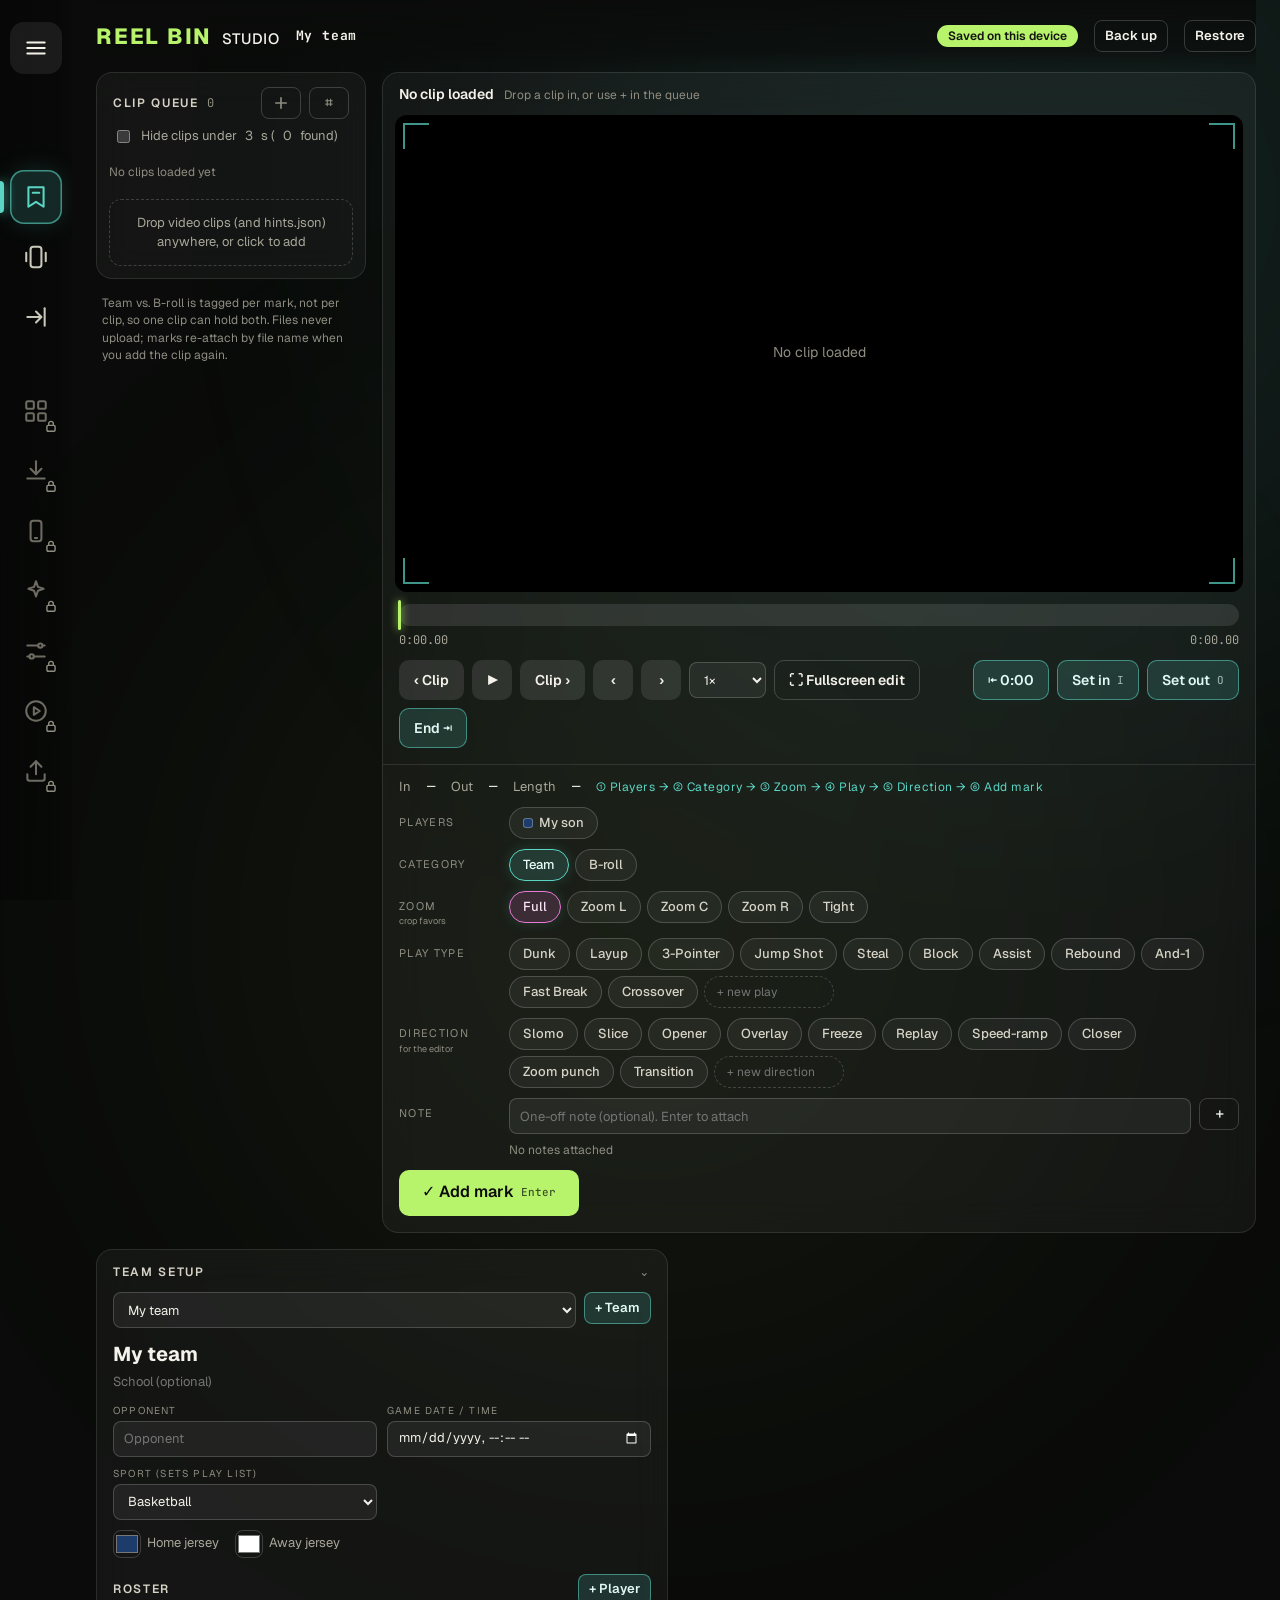
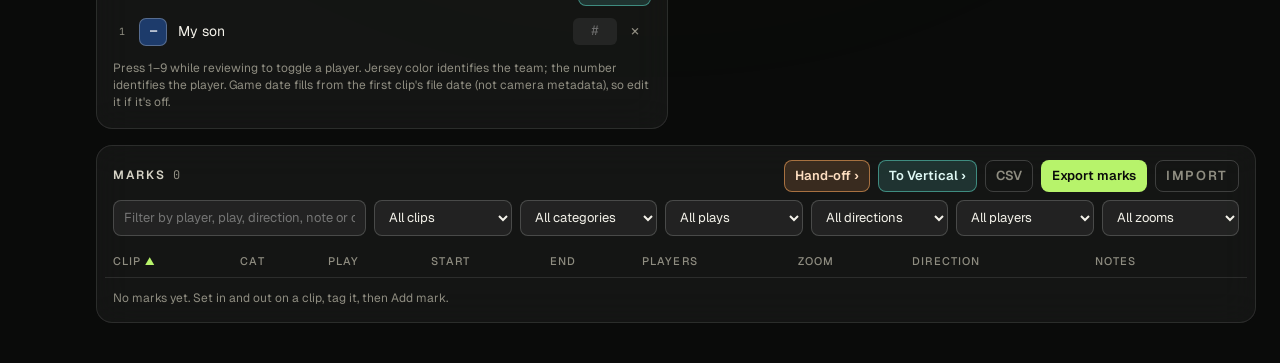
<file: index.html>
<!doctype html>
<html lang="en">
<head>
<meta charset="utf-8">
<meta name="viewport" content="width=device-width,initial-scale=1,viewport-fit=cover">
<title>Reel Bin Studio</title>
<meta name="description" content="Mark basketball highlights by player and turn wide clips into vertical 9:16 reels. Video stays on your device.">
<meta name="theme-color" content="#0A0B0A">
<link rel="manifest" href="manifest.webmanifest">
<link rel="icon" href="icons/icon-192.png">
<link rel="apple-touch-icon" href="icons/apple-touch-icon.png">
<meta name="apple-mobile-web-app-capable" content="yes">
<meta name="apple-mobile-web-app-status-bar-style" content="black-translucent">
<meta name="apple-mobile-web-app-title" content="Reel Bin">
<link rel="preconnect" href="https://fonts.googleapis.com">
<link rel="preconnect" href="https://fonts.gstatic.com" crossorigin>
<link rel="stylesheet" href="https://fonts.googleapis.com/css2?family=Geist:wght@400;500;600;700;800&family=JetBrains+Mono:wght@400;500&display=swap">
<link rel="stylesheet" href="css/studio.css">
</head>
<body>
<div class="glow"></div><div class="glow2"></div>

<!-- ============ Icon rail / spring drawer ============ -->
<nav class="rail" id="rail" aria-label="Steps">
  <div class="rbg"></div><div class="rbg2"></div>
  <div class="rtop">
    <button class="mn" id="railToggle" aria-label="Open steps" aria-expanded="false">
      <svg class="ico-menu" viewBox="0 0 24 24"><path d="M4 7h16M4 12h16M4 17h16"/></svg>
      <svg class="ico-close" viewBox="0 0 24 24"><path d="M6 6l12 12M18 6 6 18"/></svg>
    </button>
    <div class="rhud"><span class="h1 mono">REEL BIN STUDIO</span><span class="h2 mono" id="railJob">NO CLIPS YET</span><span class="ticks" id="railTicks"></span></div>
  </div>
  <div class="items" id="railItems"></div>
  <div class="rfoot"></div>
</nav>
<button class="scrim" id="scrim" aria-label="Close steps drawer" tabindex="-1"></button>
<div class="dhint" id="dhint">Pick the next step, or click anywhere / press Esc to keep working</div>

<main class="workspace" id="workspace">
  <header class="top">
    <div class="wm">REEL BIN<span>STUDIO</span></div>
    <div class="game mono" id="gameLine"></div>
    <span class="sp"></span>
    <span class="chip k-lime" id="saveChip" title="Rosters, tags and marks are saved in this browser. Video files never leave your device.">Saved on this device</span>
    <button class="btn sm ghost" id="backupBtn" title="Download a full backup (teams, tag libraries, marks) as JSON">Back up</button>
    <label class="btn sm ghost" for="restoreInput" title="Restore a backup or import a marks JSON/CSV">Restore</label>
    <input id="restoreInput" type="file" accept=".json,.csv,application/json,text/csv" hidden>
  </header>

  <!-- ===================== REEL MARKER ===================== -->
  <section class="view on" id="view-marker" aria-label="Reel Marker">
    <div class="mk">
      <!-- clip queue -->
      <div class="col side-l">
        <div class="gp">
          <div class="ph"><b>Clip queue</b><span class="mono" id="queueCount">0</span><span class="sp"></span>
            <label class="btn sm icon ghost" for="clipInput" title="Add video files">
              <svg viewBox="0 0 24 24" width="18" height="18" fill="none" stroke="currentColor" stroke-width="2.2" stroke-linecap="round"><path d="M12 5v14M5 12h14"/></svg></label>
            <label class="btn sm icon ghost" for="hintsInput" title="Load scene-detect hints.json">⌗</label>
          </div>
          <input id="clipInput" type="file" accept="video/*" multiple hidden>
          <input id="hintsInput" type="file" accept=".json" multiple hidden>
          <label class="tgl"><input type="checkbox" id="hideShortToggle"> Hide clips under <span id="shortThresholdLabel">3</span>s (<span id="shortCount">0</span> found)</label>
          <div class="cl" id="clipList"></div>
          <label class="dropzone" for="clipInput">Drop video clips (and hints.json) anywhere, or click to add</label>
        </div>
        <p class="hint" style="padding:0 6px">Team vs. B-roll is tagged per mark, not per clip, so one clip can hold both. Files never upload; marks re-attach by file name when you add the clip again.</p>
      </div>

      <!-- player + builder -->
      <div class="col">
        <div class="gp">
          <div class="ptitle" id="clipTitle"><b>No clip loaded</b><small>Drop a clip in, or use + in the queue</small></div>
          <div class="stage" id="stage">
            <video id="video" playsinline preload="metadata"></video>
            <div class="empty" id="stageEmpty">No clip loaded</div>
            <div class="hb"></div>
            <!-- Fullscreen HUD -->
            <div class="fs" id="fsHud">
              <div class="fs-top fade">
                <div class="fs-title" id="fsClipName">No clip</div>
                <span class="fs-count" id="fsCount">0 / 0</span>
                <button class="fs-pill" id="fsStripToggle" title="Show all clips (C)">Clips ▾</button>
                <button class="fs-pill exit" id="fsExitBtn" title="Exit fullscreen (Esc)">✕ Exit</button>
              </div>
              <button class="fs-edge l fade" id="fsPrevEdge" title="Previous clip (↑ or P)" aria-label="Previous clip"><svg viewBox="0 0 24 24"><path d="m15 5-7 7 7 7"/></svg><small>PREV</small></button>
              <button class="fs-edge r fade" id="fsNextEdge" title="Next clip (↓ or N)" aria-label="Next clip"><svg viewBox="0 0 24 24"><path d="m9 5 7 7-7 7"/></svg><small>NEXT</small></button>
              <div class="fs-toast" id="fsToast"></div>
              <div class="fs-bot fade">
                <div class="fs-strip" id="fsStrip"></div>
                <div class="fs-scrub" id="fsScrub"><div class="rng" id="fsRng" hidden></div><div class="fill" id="fsFill"></div><div class="head" id="fsHead"></div></div>
                <div class="fs-row">
                  <button class="fs-btn" id="fsPrevBtn" title="Previous clip (↑)">‹ Clip</button>
                  <button class="fs-btn" id="fsPlayBtn" title="Play/pause (Space)" style="min-width:52px">▶</button>
                  <button class="fs-btn" id="fsNextBtn" title="Next clip (↓)">Clip ›</button>
                  <button class="fs-btn" id="fsBackBtn" title="Back one frame (←)">‹ fr</button>
                  <button class="fs-btn" id="fsFwdBtn" title="Forward one frame (→)">fr ›</button>
                  <button class="fs-btn teal" id="fsInZeroBtn" title="In at 0:00">⇤</button>
                  <button class="fs-btn teal" id="fsMarkInBtn" title="Set in (I)">In</button>
                  <button class="fs-btn teal" id="fsMarkOutBtn" title="Set out (O)">Out</button>
                  <button class="fs-btn teal" id="fsOutEndBtn" title="Out at end">⇥</button>
                  <button class="fs-btn" id="fsTrayToggle" title="Tag this mark (T)">Tag ▾</button>
                  <label class="fs-btn" title="Auto-play the next clip when you switch"><input type="checkbox" id="fsAutoplay"> Auto-play</label>
                  <span class="sp"></span>
                  <span class="fs-read">In <b id="fsPendingIn">—</b> · Out <b id="fsPendingOut">—</b></span>
                </div>
                <div class="fs-tray" id="fsTray">
                  <span class="lbl">Player(s)</span><div class="chips rosterChips"></div>
                  <span class="lbl">Category &amp; zoom</span>
                  <div class="chips"><span class="chips categoryChips"></span><span style="width:1px;height:22px;background:rgba(255,255,255,.2)"></span><span class="chips zoomChips"></span></div>
                  <span class="lbl">Play type</span><div class="chips playChips"></div>
                  <span class="lbl">Direction</span><div class="chips directionChips"></div>
                  <div class="fs-row">
                    <input class="inp noteInput" style="flex:1;min-width:160px" placeholder="One-off note, Enter to attach">
                    <button class="fs-btn addNoteBtn" title="Attach note">＋</button>
                    <button class="fs-btn lime addMarkBtn">✓ Add mark</button>
                  </div>
                  <div class="chips pendingNotes"></div>
                </div>
              </div>
            </div>
          </div>
          <div class="scrubw">
            <div class="scrub" id="scrub"><div class="fill" id="scrubFill"></div><div id="scrubMarks"></div><div class="rng" id="scrubRng" hidden></div><div id="scrubTicks"></div><div class="head" id="scrubHead"></div></div>
            <div class="tcs mono"><span id="tcCurrent">0:00.00</span><span id="tcDuration">0:00.00</span></div>
          </div>
          <div class="transport">
            <button class="btn" id="prevClipBtn" title="Previous clip (↑)">‹ Clip</button>
            <button class="btn icon" id="playBtn" title="Play/pause (Space)">▶</button>
            <button class="btn" id="nextClipBtn" title="Next clip (↓)">Clip ›</button>
            <button class="btn icon" id="stepBackBtn" title="Back one frame (←)">‹</button>
            <button class="btn icon" id="stepFwdBtn" title="Forward one frame (→)">›</button>
            <select class="select" id="speedSelect" title="Playback speed">
              <option value="0.25">0.25×</option><option value="0.5">0.5×</option><option value="1" selected>1×</option><option value="1.5">1.5×</option><option value="2">2×</option>
            </select>
            <button class="btn ghost" id="fsEnterBtn" title="Fullscreen edit (F): marking and clip-to-clip work without leaving">⛶ Fullscreen edit</button>
            <span class="sp"></span>
            <button class="btn teal" id="inZeroBtn" title="Set in to 0:00">⇤ 0:00</button>
            <button class="btn teal" id="markInBtn">Set in <span class="key">I</span></button>
            <button class="btn teal" id="markOutBtn">Set out <span class="key">O</span></button>
            <button class="btn teal" id="outEndBtn" title="Set out to the clip's end">End ⇥</button>
          </div>
          <div class="builder">
            <div class="pend">In <span class="mono" id="pendingIn">—</span> Out <span class="mono" id="pendingOut">—</span> Length <span class="mono" id="pendingLen">—</span>
              <span class="steps">① Players → ② Category → ③ Zoom → ④ Play → ⑤ Direction → ⑥ Add mark</span></div>
            <div class="brow"><div class="bl">Players</div><div class="chips rosterChips"></div></div>
            <div class="brow"><div class="bl">Category</div><div class="chips categoryChips"></div></div>
            <div class="brow"><div class="bl">Zoom<br><small style="letter-spacing:0;text-transform:none">crop favors</small></div><div class="chips zoomChips"></div></div>
            <div class="brow"><div class="bl">Play type</div><div class="chips playChips"></div></div>
            <div class="brow"><div class="bl">Direction<br><small style="letter-spacing:0;text-transform:none">for the editor</small></div><div class="chips directionChips"></div></div>
            <div class="brow"><div class="bl">Note</div>
              <div style="display:flex;flex-direction:column;gap:8px">
                <div style="display:flex;gap:8px"><input class="inp noteInput" style="flex:1" placeholder="One-off note (optional). Enter to attach"><button class="btn sm icon ghost addNoteBtn" title="Attach note">＋</button></div>
                <div class="chips pendingNotes"></div>
              </div></div>
            <div style="display:flex;gap:10px;align-items:center;flex-wrap:wrap">
              <button class="btn lime addMarkBtn" style="height:46px;padding:0 22px;font-size:16px">✓ Add mark <span class="key" style="opacity:.7">Enter</span></button>
              <span class="status" id="markStatus"></span>
            </div>
          </div>
        </div>
      </div>

      <!-- team + roster -->
      <div class="col side-r">
        <div class="gp drawer-t" id="teamDrawer">
          <button class="tgl-h" id="teamDrawerToggle" aria-expanded="true"><b style="color:var(--ink-2);font-weight:600" id="teamDrawerLabel">Team setup</b><span class="chev">⌄</span></button>
          <div class="pb">
            <div class="trow"><select class="select" id="teamSelect" aria-label="Team"></select><button class="btn sm teal" id="addTeamBtn">+ Team</button></div>
            <input class="tname" id="teamNameInput" placeholder="Team name">
            <input class="tschool" id="teamSchoolInput" placeholder="School (optional)">
            <div class="grid2">
              <div><label class="mini" for="opponentInput">Opponent</label><input class="inp" id="opponentInput" placeholder="Opponent"></div>
              <div><label class="mini" for="gameDateInput">Game date / time</label><input class="inp" id="gameDateInput" type="datetime-local"></div>
            </div>
            <div class="grid2">
              <div><label class="mini" for="sportSelect">Sport (sets play list)</label>
                <select class="select" id="sportSelect"><option value="basketball">Basketball</option><option value="football">Football</option><option value="volleyball">Volleyball</option></select></div>
              <div></div>
            </div>
            <div class="colors"><label><input type="color" id="homeColorInput" value="#1D3B6B"> Home jersey</label><label><input type="color" id="awayColorInput" value="#FFFFFF"> Away jersey</label></div>
            <div class="ph" style="padding:4px 0 8px"><b>Roster</b><span class="sp"></span><button class="btn sm teal" id="addPlayerBtn">+ Player</button></div>
            <div class="roster" id="rosterList"></div>
            <p class="hint" style="margin-top:10px">Press 1–9 while reviewing to toggle a player. Jersey color identifies the team; the number identifies the player. Game date fills from the first clip's file date (not camera metadata), so edit it if it's off.</p>
          </div>
        </div>
      </div>
    </div>

    <!-- marks -->
    <div class="gp marks">
      <div class="ph"><b>Marks</b><span class="mono" id="markCount">0</span><span id="markSplit"></span><span class="sp"></span>
        <button class="btn sm orange" id="sendToResolveBtn" title="Hand these marks to DaVinci Resolve or another companion app">Hand-off ›</button>
        <button class="btn sm teal" id="sendToVerticalBtn" title="Open these marks in the Vertical Maker">To Vertical ›</button>
        <button class="btn sm ghost" id="exportCsvBtn" title="Export marks as CSV">CSV</button>
        <button class="btn sm lime" id="exportJsonBtn" title="Export marks + rosters as JSON for the render pipeline">Export marks</button>
        <label class="btn sm ghost" for="importInput" title="Import marks (JSON or CSV) to resume or update">Import</label>
        <input id="importInput" type="file" accept=".json,.csv,application/json,text/csv" hidden>
      </div>
      <div class="mtools">
        <input class="inp" id="filterText" placeholder="Filter by player, play, direction, note or clip…">
        <select class="select" id="filterClip"></select>
        <select class="select" id="filterCategory"></select>
        <select class="select" id="filterPlay"></select>
        <select class="select" id="filterDirection"></select>
        <select class="select" id="filterPlayer"></select>
        <select class="select" id="filterZoom"></select>
      </div>
      <div class="tablew"><table class="mt">
        <thead><tr><th data-col="clip">Clip</th><th data-col="category">Cat</th><th data-col="play">Play</th><th data-col="start">Start</th><th data-col="end">End</th><th data-col="player">Players</th><th data-col="zoom">Zoom</th><th data-col="direction">Direction</th><th data-col="note">Notes</th><th></th></tr></thead>
        <tbody id="marksBody"></tbody>
      </table></div>
      <p class="hint" id="marksEmptyHint" style="padding:0 16px 14px"></p>
    </div>
  </section>

  <!-- ===================== VERTICAL MAKER ===================== -->
  <section class="view" id="view-vertical" aria-label="Vertical Maker">
    <div class="vm">
      <div class="col side-l">
        <div class="gp">
          <div class="ph"><b>Clips to join</b><span class="mono" id="vSegCount">0</span><span class="sp"></span>
            <label class="btn sm icon ghost" for="vFileInput" title="Add video files"><svg viewBox="0 0 24 24" width="18" height="18" fill="none" stroke="currentColor" stroke-width="2.2" stroke-linecap="round"><path d="M12 5v14M5 12h14"/></svg></label></div>
          <input id="vFileInput" type="file" accept="video/*" multiple hidden>
          <div class="cl" id="vSegList"></div>
          <div style="display:flex;flex-direction:column;gap:8px;padding:0 12px 12px">
            <button class="btn sm teal" id="vFromMarksBtn" title="Turn Reel Marker marks into trimmed clips, framed by their Zoom tag">Load marks from Reel Marker</button>
            <select class="select" id="vMarkPlayer" title="Only marks with this player"></select>
          </div>
          <label class="dropzone" for="vFileInput">Drop wide clips here</label>
        </div>
        <p class="hint" style="padding:0 6px">Clips play in this order in the final vertical. Use ▲▼ to reorder. Each clip keeps its own trim, keyframes and speed.</p>
      </div>

      <div class="col">
        <div class="gp">
          <div class="ptitle" id="vTitle"><b>No clip</b><small>Add a wide clip to frame it for 9:16</small></div>
          <div class="vstage-wrap">
            <div>
              <div class="vstage" id="vStage">
                <video id="vVideo" playsinline preload="auto" muted></video>
                <div class="cropbox" id="cropBox" hidden><div class="third"></div><span class="lbl" id="cropLbl">9:16</span><span class="zh" id="cropZoomHandle" title="Drag to zoom"></span></div>
              </div>
              <div class="ktrack" id="kTrack" title="Click to seek · drag teal handles to trim · ◆ = keyframe">
                <div class="trim" id="kTrim"></div><div class="th" id="kTrimIn"></div><div class="th" id="kTrimOut"></div><div id="kDots"></div><div class="head" id="kHead"></div>
              </div>
              <div class="tcs mono"><span id="vTc">0:00.00</span><span id="vTrimRead">trim 0:00.00 – 0:00.00</span><span id="vDur">0:00.00</span></div>
            </div>
            <div class="vprev"><canvas id="vPreview" width="360" height="640"></canvas><span class="hint mono" id="vPrevLbl">9:16 PREVIEW</span></div>
          </div>
          <div class="transport">
            <button class="btn icon" id="vPlayBtn" title="Play/pause (Space)">▶</button>
            <button class="btn icon" id="vBackBtn" title="Back one frame (←)">‹</button>
            <button class="btn icon" id="vFwdBtn" title="Forward one frame (→)">›</button>
            <button class="btn sm ghost" id="vPrevKf" title="Previous keyframe ([)">◆‹</button>
            <button class="btn sm ghost" id="vNextKf" title="Next keyframe (])">›◆</button>
            <span class="sp"></span>
            <button class="btn teal" id="vAddKf" title="Add/update keyframe at playhead (K)">◆ Keyframe <span class="key">K</span></button>
            <button class="btn ghost" id="vDelKf" title="Delete selected keyframe (Delete)">Delete ◆</button>
            <button class="btn ghost" id="vResetKf" title="Clear all keyframes for this clip">Reset</button>
          </div>
          <p class="hint" style="padding:6px 16px 14px">Paused: drag the box to frame and scroll, pinch or drag the corner dot to zoom. Each change drops a ◆ keyframe. Playing: drag to paint a path. Then replay and zoom for a second pass, which keeps your pan. Drag a ◆ on the track to retime it.</p>
        </div>
      </div>

      <div class="col side-r">
        <div class="gp">
          <div class="tabs" role="tablist">
            <button class="tab on" data-tab="frame">Frame</button><button class="tab" data-tab="trim">Trim &amp; speed</button><button class="tab" data-tab="logo">Logo</button><button class="tab" data-tab="export">Export</button>
          </div>
          <div class="tpane on" data-pane="frame">
            <div class="rowf"><span class="bl">Format</span><div class="chips" id="vFormatChips"></div></div>
            <div class="rowf"><span class="bl">Zoom</span><input type="range" id="vZoom" min="1" max="3" step="0.01" value="1"><span class="mono" id="vZoomRead">1.00×</span></div>
            <div class="rowf"><span class="bl">Presets</span><div class="chips" id="vPresetChips"></div></div>
            <div class="rowf"><span class="bl">Transition</span><div class="chips" id="vMotionChips"></div></div>
            <p class="hint" id="vMotionHint"></p>
            <p class="hint">On the track: <span style="color:var(--fuchsia)">◆ Smooth</span> · <span style="color:var(--orange)">◆ Sport</span> · <span style="color:var(--red)">◆ Movie</span> · <span style="color:var(--teal)">● painted path</span></p>
            <div class="sharp" id="vSharp"><span class="big" id="vUpscale">1.78×</span><span id="vSharpTxt">upscale to 1080×1920</span></div>
            <p class="hint">9:16 from a 1920×1080 clip keeps about 32% of the width. Above 2.4× upscale the result looks soft (red).</p>
          </div>
          <div class="tpane" data-pane="trim">
            <div class="rowf"><span class="bl">In</span><span class="mono" id="vTrimIn">0:00.00</span><button class="btn sm teal" id="vSetIn">Set at playhead</button></div>
            <div class="rowf"><span class="bl">Out</span><span class="mono" id="vTrimOut">0:00.00</span><button class="btn sm teal" id="vSetOut">Set at playhead</button></div>
            <div class="rowf"><span class="bl">Speed</span><div class="chips" id="vSpeedChips"></div></div>
            <p class="hint">Trim starts at the full clip; shorten from either end. Speed applies to this clip in the export (audio is pitch-corrected).</p>
          </div>
          <div class="tpane" data-pane="logo">
            <div class="rowf"><span class="bl">Image</span><label class="btn sm teal" for="vLogoInput">Choose logo</label><button class="btn sm ghost" id="vLogoClear">Remove</button></div>
            <input id="vLogoInput" type="file" accept="image/*" hidden>
            <div class="rowf"><span class="bl">Position</span><div class="chips" id="vLogoPos"></div></div>
            <div class="rowf"><span class="bl">Size</span><input type="range" id="vLogoSize" min="0.08" max="0.6" step="0.01" value="0.22"></div>
            <div class="rowf"><span class="bl">Opacity</span><input type="range" id="vLogoOpacity" min="0.1" max="1" step="0.05" value="0.9"></div>
            <p class="hint">The logo is baked into every clip of the export. PNG with transparency works best.</p>
          </div>
          <div class="tpane" data-pane="export">
            <div class="rowf"><span class="bl">Quality</span><div class="chips" id="vQualChips"></div></div>
            <div class="rowf"><span class="bl">Frame rate</span><div class="chips" id="vFpsChips"></div></div>
            <button class="btn lime" id="vRenderBtn" style="height:46px">Render vertical video</button>
            <div class="meter"><i id="vRenderMeter"></i></div>
            <p class="hint" id="vRenderStatus">Renders in this browser in real time (a 20 s reel takes about 20 s). Keep this tab in front while it runs.</p>
            <button class="btn orange" id="vSendToResolveBtn" title="Hand off to DaVinci Resolve with this framing as editable keyframes">Hand-off to Resolve › (editable keyframes)</button>
            <div style="border-top:1px solid var(--line);padding-top:12px;display:flex;flex-direction:column;gap:8px">
              <b style="font-size:13px">Full quality on your Mac</b>
              <div class="rowf"><button class="btn sm teal" id="vDlJson">Keyframes JSON</button><button class="btn sm teal" id="vDlSh">ffmpeg script (.sh)</button><button class="btn sm ghost" id="vCopyCmd">Copy command</button></div>
              <pre class="cmd" id="vCmd">Add a clip to see the ffmpeg command.</pre>
              <p class="hint">Put the script next to the source clips and run <span class="mono">bash vertical_reframe.sh</span>. It renders each clip at the chosen format size with the same keyframes and transitions, then joins them.</p>
            </div>
          </div>
        </div>
      </div>
    </div>
  </section>

  <!-- ===================== HAND-OFF ===================== -->
  <section class="view" id="view-handoff" aria-label="Hand-off">
    <div class="ho">
      <div class="col">
        <div class="gp">
          <div class="ph"><b>Companion app</b></div>
          <div class="pb" id="hoTargets" style="display:flex;flex-direction:column;gap:8px"></div>
        </div>
        <p class="hint" style="padding:0 6px">Reel Bin does the fast part: marking, tagging, framing. The companion app does the timeline, effects and export. Each target gets the same marks; only the package differs.</p>
      </div>

      <div class="col">
        <div class="gp">
          <div class="ph"><b id="hoSettingsTitle">Settings</b><span class="sp"></span><span class="hint" id="resolveSummary"></span></div>
          <div class="pb" style="display:flex;flex-direction:column;gap:12px">
            <div data-for="resolve" style="display:flex;flex-direction:column;gap:12px">
              <div><label class="mini" for="rsProject">Resolve project name</label><input class="inp" id="rsProject" style="width:100%"></div>
              <div><label class="mini" for="rsFolder">Source clips folder on your Mac</label><input class="inp" id="rsFolder" style="width:100%" placeholder="/Volumes/DeepBag/Sports Video Archive/CySprings Men - Scrimmage 11-07"><p class="hint">Finder: right-click the folder, hold Option, choose “Copy … as Pathname”, paste here. Subfolders are searched too.</p></div>
              <div class="grid2">
                <div><label class="mini" for="rsLut">Look (.cube LUT) on your Mac</label><input class="inp" id="rsLut" style="width:100%"></div>
                <div><label class="mini" for="rsMix">Look mix <span class="mono" id="rsMixRead">50%</span></label><input type="range" id="rsMix" min="0" max="1" step="0.05" value="0.5" style="width:100%"></div>
              </div>
              <div><label class="mini">Formats (one set of player timelines each)</label><div class="chips" id="rsFormats"></div>
                <p class="hint">Formats narrower than the clip are framed by your Vertical Maker keyframes, or by each mark's Zoom tag.</p></div>
              <div class="grid2">
                <div><label class="mini" for="rsSize">Resolution</label><select class="select" id="rsSize" style="width:100%"><option value="hd">HD (1080 short side)</option><option value="4k">4K / UHD (2160 short side)</option></select></div>
                <div><label class="mini" for="rsCodec">Codec</label><select class="select" id="rsCodec" style="width:100%"><option value="h264">H.264 (.mp4): posting, smallest</option><option value="h265">H.265 / HEVC (.mp4): smaller, sharper</option><option value="prores">ProRes 422 HQ (.mov): master</option></select></div>
              </div>
              <div class="grid2">
                <div><label class="mini" for="rsFps">Frame rate</label><select class="select" id="rsFps" style="width:100%"><option>29.97</option><option>59.94</option><option>30</option><option>60</option><option>25</option><option>24</option><option>23.976</option></select></div>
                <div><label class="mini" for="rsFont">Name-bug font</label><input class="inp" id="rsFont" style="width:100%" value="Oswald"></div>
              </div>
              <div><label class="mini" for="rsOut">Render folder on your Mac (blank = "Reel Bin Renders" inside the source folder)</label><input class="inp" id="rsOut" style="width:100%" placeholder="(optional)"></div>
              <div><label class="mini">Rendering</label><div class="chips" id="rsRender"></div></div>
              <div><label class="mini">Build</label><div class="chips" id="rsOpts"></div></div>
            </div>
            <div data-for="marks" style="display:flex;flex-direction:column;gap:10px" hidden>
              <p>Downloads <span class="mono">highlight_marks.json</span> (marks, rosters and tag libraries, the same file the ffmpeg/Premiere pipeline reads) and <span class="mono">highlight_marks.csv</span>.</p>
              <p class="hint">Use this for any tool without a bridge, or to hand marks to Claude for a batch render.</p>
            </div>
            <div data-for="planned" hidden><p id="hoPlannedText"></p></div>
          </div>
        </div>
      </div>

      <div class="col">
        <div class="gp" id="hoBridgeCard">
          <div class="ph"><b>Reel Bin Bridge</b><span class="sp"></span><span class="chip k-grey" id="hoBridgeChip">Not set up</span></div>
          <div class="pb" style="display:flex;flex-direction:column;gap:8px">
            <p class="hint">A small Mac helper that receives the hand-off, opens the companion app and starts the import. Set it up once.</p>
            <div id="hoBridgeSteps" style="display:flex;flex-direction:column;gap:6px"></div>
          </div>
        </div>
        <div class="gp">
          <div class="ph"><b>Send</b></div>
          <div class="pb" style="display:flex;flex-direction:column;gap:10px">
            <p class="hint mono" id="rsSpec"></p>
            <button class="btn lime" id="rsGo" style="height:48px;font-size:16px">Send to Resolve</button>
            <a class="btn ghost" id="rsOpen" href="reelbin://open" hidden>Open Resolve again</a>
            <p class="hint" id="hoSendHint">The job file holds marks, players, look, framing and file settings. Nothing uploads. Resolve opens and builds the project by itself; if no project is open yet, it starts as soon as you open one.</p>
          </div>
        </div>
      </div>
    </div>
  </section>

  <section class="view" id="view-locked" aria-label="Desktop step">
    <div class="locked-view">
      <span class="chip k-orange">Mac app</span>
      <h2 id="lockedTitle">This step runs in the Mac app</h2>
      <p id="lockedText">It needs bundled ffmpeg and Gemini, which a web page can't run. It arrives with Reel Bin Studio for Mac.</p>
      <button class="btn teal" id="lockedBack">Back to Reel Marker</button>
    </div>
  </section>
</main>

<div class="toast" id="toast"></div>

<script src="js/store.js"></script>
<script src="js/shell.js"></script>
<script src="js/marker.js"></script>
<script src="js/vertical.js"></script>
<script src="js/handoff.js"></script>
<script>
if('serviceWorker' in navigator && location.protocol !== 'file:'){
  window.addEventListener('load', () => navigator.serviceWorker.register('sw.js').catch(() => {}));
}
</script>
</body>
</html>
</file>
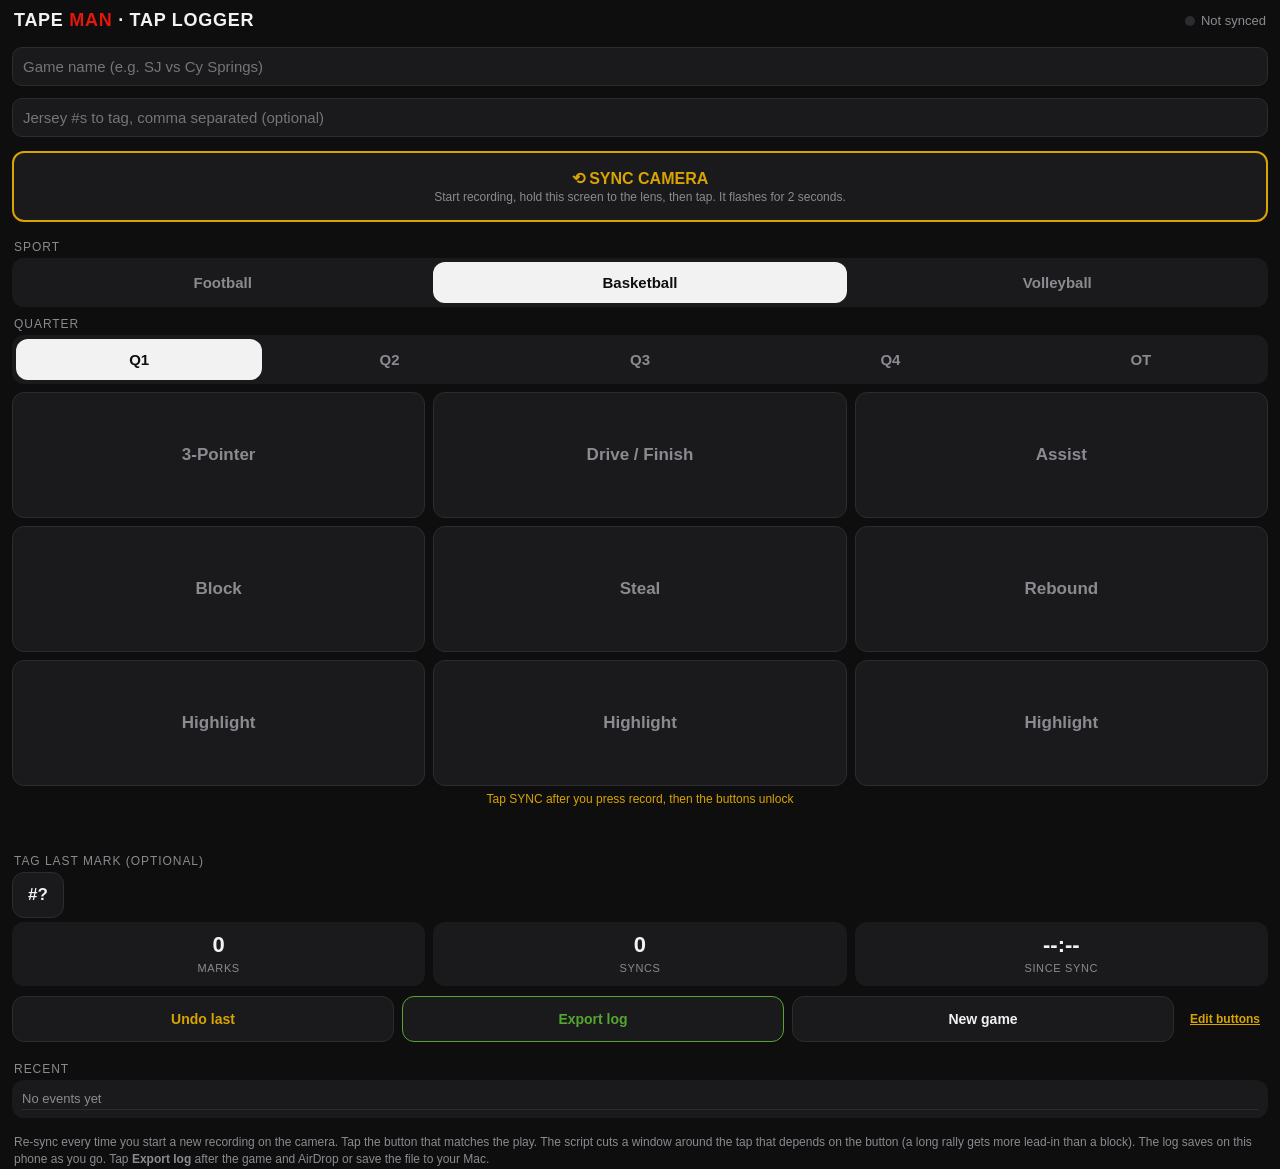
<file: tap-logger-v2.html>
<!DOCTYPE html>
<html lang="en">
<head>
<meta charset="utf-8">
<meta name="viewport" content="width=device-width, initial-scale=1, viewport-fit=cover, user-scalable=no">
<meta name="theme-color" content="#0e0e0f">
<meta name="apple-mobile-web-app-capable" content="yes">
<title>Tape Man Tap Logger</title>
<style>
  :root{
    --bg:#0e0e0f; --panel:#1a1a1c; --line:#2c2c30; --grey:#8a8a90; --text:#f2f2f3;
    --red:#e3170a; --red-dk:#a51006; --green:#55a630; --gold:#d9a400; --blue:#3f51b5;
  }
  *{box-sizing:border-box;-webkit-tap-highlight-color:transparent}
  html,body{margin:0;height:100%;background:var(--bg);color:var(--text);
    font-family:-apple-system,BlinkMacSystemFont,"Segoe UI",Inter,Roboto,sans-serif}
  body{display:flex;flex-direction:column;padding:env(safe-area-inset-top) 12px env(safe-area-inset-bottom);user-select:none;-webkit-user-select:none}
  body > *{flex-shrink:0}
  header{display:flex;align-items:center;justify-content:space-between;padding:10px 2px}
  .brand{font-weight:900;letter-spacing:.04em;font-size:18px}
  .brand span{color:var(--red)}
  .rec{display:flex;align-items:center;gap:6px;font-size:13px;color:var(--grey)}
  .dot{width:10px;height:10px;border-radius:50%;background:var(--line)}
  .dot.on{background:var(--red);animation:blink 1s infinite}
  @keyframes blink{50%{opacity:.25}}
  .row{display:flex;gap:8px;margin:6px 0}
  input{flex:1;background:var(--panel);border:1px solid var(--line);color:var(--text);border-radius:10px;padding:10px;font-size:15px}
  button{font:inherit;color:inherit;border:0;border-radius:12px;cursor:pointer}
  .seg{display:flex;background:var(--panel);border-radius:12px;padding:4px;gap:4px}
  .seg button{flex:1;padding:12px 0;background:transparent;font-weight:700;font-size:15px;color:var(--grey)}
  .seg button.on{background:var(--text);color:var(--bg)}
  .sync{width:100%;padding:16px;background:var(--panel);border:2px solid var(--gold);color:var(--gold);font-weight:800;font-size:16px;margin:8px 0}
  .sync small{display:block;font-weight:500;color:var(--grey);font-size:12px;margin-top:2px}
  button{touch-action:manipulation}
  .grid{display:grid;grid-template-columns:repeat(3,1fr);gap:8px;margin:8px 0 6px}
  .hl{min-height:14vh;padding:6px 4px;font-weight:900;font-size:17px;line-height:1.1;color:#fff;
    box-shadow:0 4px 0 rgba(0,0,0,.45);transition:transform .05s;word-break:break-word}
  .hl:active{transform:translateY(3px);box-shadow:0 1px 0 rgba(0,0,0,.45)}
  .hl.hot{background:var(--red)}
  .hl.cold{background:var(--blue)}
  .hl.neutral{background:#3a3a40}
  .hl.wild{background:var(--panel);border:2px solid var(--gold);color:var(--gold);box-shadow:0 4px 0 rgba(0,0,0,.45)}
  .hl.flash{outline:3px solid var(--green)}
  .hl:disabled{background:var(--panel);border:1px solid var(--line);color:var(--grey);box-shadow:none}
  .note{font-size:12px;color:var(--grey);text-align:center;margin:0 0 10px;min-height:16px}
  .note.warn{color:var(--gold)}
  .lastmark{font-size:13px;color:var(--green);font-weight:700;text-align:center;margin:0 0 8px;min-height:18px}
  #editBox{background:var(--panel);border:1px solid var(--gold);border-radius:12px;padding:8px 10px;margin:4px 0 10px}
  #editBox .label{margin:2px 0 6px;color:var(--gold)}
  #editBox input{width:100%;margin:3px 0}
  .actions .txt{flex:0 0 auto;background:transparent;border:0;color:var(--gold);font-size:12px;text-decoration:underline;padding:14px 8px}
  .tagbar{display:flex;gap:6px;overflow-x:auto;padding-bottom:4px}
  .tagbar button{flex:0 0 auto;min-width:52px;padding:12px 10px;background:var(--panel);border:1px solid var(--line);font-weight:800;font-size:17px}
  .tagbar button.hit{border-color:var(--green);color:var(--green)}
  .label{font-size:12px;color:var(--grey);text-transform:uppercase;letter-spacing:.08em;margin:10px 2px 4px}
  .stats{display:flex;gap:8px}
  .stat{flex:1;background:var(--panel);border-radius:12px;padding:10px;text-align:center}
  .stat b{display:block;font-size:22px}
  .stat span{font-size:11px;color:var(--grey);text-transform:uppercase;letter-spacing:.06em}
  .actions{display:flex;gap:8px;margin:10px 0}
  .actions button{flex:1;padding:14px 6px;background:var(--panel);border:1px solid var(--line);font-weight:700;font-size:14px}
  .actions .go{border-color:var(--green);color:var(--green)}
  .actions .warn{color:var(--gold)}
  .log{font-size:13px;color:var(--grey);max-height:160px;overflow:auto;background:var(--panel);border-radius:12px;padding:8px 10px;margin-bottom:12px}
  .log div{padding:3px 0;border-bottom:1px solid var(--line)}
  .log .s{color:var(--gold)}
  #flash{position:fixed;inset:0;z-index:50;display:none;background:#fff;color:#000;align-items:center;justify-content:center;
    font-size:28px;font-weight:900;text-align:center}
  #flash.show{display:flex}
  #toast{position:fixed;left:50%;bottom:calc(20px + env(safe-area-inset-bottom));transform:translateX(-50%);background:var(--text);color:var(--bg);
    padding:10px 16px;border-radius:999px;font-weight:700;font-size:14px;opacity:0;transition:opacity .2s;pointer-events:none;z-index:60}
  #toast.show{opacity:1}
  .help{font-size:12px;color:var(--grey);line-height:1.45;margin:4px 2px 18px}
</style>
</head>
<body>
<header>
  <div class="brand">TAPE <span>MAN</span> · TAP LOGGER</div>
  <div class="rec"><div id="dot" class="dot"></div><span id="recText">Not synced</span></div>
</header>

<div class="row">
  <input id="game" placeholder="Game name (e.g. SJ vs Cy Springs)" autocomplete="off">
</div>
<div class="row">
  <input id="roster" placeholder="Jersey #s to tag, comma separated (optional)" inputmode="numeric" autocomplete="off">
</div>

<button class="sync" id="syncBtn">⟲ SYNC CAMERA
  <small>Start recording, hold this screen to the lens, then tap. It flashes for 2 seconds.</small>
</button>

<div class="label">Sport</div>
<div class="seg" id="sseg"></div>
<div class="label">Quarter</div>
<div class="seg" id="qseg"></div>

<div class="grid" id="hlGrid"></div>
<div class="note" id="syncNote"></div>
<div class="lastmark" id="lastMark"></div>

<div id="editBox" style="display:none">
  <div class="label" id="editLabel">Wildcard names</div>
  <input id="w0" maxlength="18" placeholder="Highlight" autocomplete="off">
  <input id="w1" maxlength="18" placeholder="Highlight" autocomplete="off">
  <input id="w2" maxlength="18" placeholder="Highlight" autocomplete="off">
</div>

<div class="label">Tag last mark (optional)</div>
<div class="tagbar" id="tagbar"></div>
<div class="row" id="numBox" style="display:none">
  <input id="numIn" placeholder="Jersey #" inputmode="numeric" autocomplete="off">
  <button class="sync" style="width:auto;margin:0;padding:10px 16px;border-color:var(--green);color:var(--green)" id="numOk">Add</button>
</div>

<div class="stats">
  <div class="stat"><b id="nMarks">0</b><span>Marks</span></div>
  <div class="stat"><b id="nSync">0</b><span>Syncs</span></div>
  <div class="stat"><b id="sinceSync">--:--</b><span>Since sync</span></div>
</div>

<div class="actions">
  <button class="warn" id="undoBtn">Undo last</button>
  <button class="go" id="exportBtn">Export log</button>
  <button id="newBtn">New game</button>
  <button class="txt" id="editBtn">Edit buttons</button>
</div>

<div id="exportBox" style="display:none">
  <div class="label">Log (copy all of this)</div>
  <textarea id="jsonOut" readonly style="width:100%;height:120px;background:var(--panel);color:var(--text);border:1px solid var(--line);border-radius:10px;font-size:11px;padding:8px"></textarea>
</div>
<div class="label">Recent</div>
<div class="log" id="log"></div>

<p class="help">
  Re-sync every time you start a new recording on the camera. Tap the button that matches the play. The script cuts a window around the tap that depends on the button (a long rally gets more lead-in than a block).
  The log saves on this phone as you go. Tap <b>Export log</b> after the game and AirDrop or save the file to your Mac.
</p>

<div id="flash"></div>
<div id="toast"></div>

<script>
(function(){
  const KEY = 'tapeman_tap_log_v1';
  const QS = ['Q1','Q2','Q3','Q4','OT'];
  // Highlight buttons per sport. pre/post = seconds kept before/after the tap. tone: hot=scoring, cold=defense, neutral=other.
  // Edit these numbers to change clip windows; the logger writes them into each mark.
  const SPORTS = {
    football:  {label:'Football',   types:[
      {k:'touchdown', l:'Touchdown',  tone:'hot',     pre:15, post:8},
      {k:'big-run',   l:'Big Run',    tone:'hot',     pre:12, post:6},
      {k:'catch',     l:'Catch',      tone:'neutral', pre:12, post:6},
      {k:'sack',      l:'Sack',       tone:'cold',    pre:10, post:6},
      {k:'turnover',  l:'INT / Fumble',tone:'cold',   pre:12, post:8},
      {k:'big-hit',   l:'Big Hit',    tone:'cold',    pre:8,  post:5}]},
    basketball:{label:'Basketball', types:[
      {k:'three',     l:'3-Pointer',  tone:'hot',     pre:10, post:5},
      {k:'drive',     l:'Drive / Finish',tone:'hot',  pre:10, post:5},
      {k:'assist',    l:'Assist',     tone:'neutral', pre:10, post:5},
      {k:'block',     l:'Block',      tone:'cold',    pre:8,  post:5},
      {k:'steal',     l:'Steal',      tone:'cold',    pre:8,  post:6},
      {k:'rebound',   l:'Rebound',    tone:'neutral', pre:8,  post:5}]},
    volleyball:{label:'Volleyball', types:[
      {k:'kill',      l:'Kill',       tone:'hot',     pre:8,  post:4},
      {k:'ace',       l:'Ace',        tone:'hot',     pre:8,  post:4},
      {k:'set',       l:'Set',        tone:'neutral', pre:8,  post:4},
      {k:'block',     l:'Block',      tone:'cold',    pre:8,  post:4},
      {k:'dig',       l:'Dig',        tone:'cold',    pre:10, post:5},
      {k:'rally',     l:'Long Rally', tone:'neutral', pre:25, post:3}]}
  };
  const SPORT_KEYS = ['football','basketball','volleyball'];
  const WILD = {pre:12, post:6, def:'Highlight'};
  let state = migrate(load() || fresh());
  let wakeLock = null;

  function fresh(){ return {app:'tapeman-tapper', version:2, game:'', roster:'', quarter:'Q1', sport:'basketball',
    wild:{football:['','',''], basketball:['','',''], volleyball:['','','']}, created:Date.now(), events:[]}; }
  function migrate(st){
    st.events=(st.events||[]); st.events.forEach(e=>{ if(e.type==='mark' && typeof e.jersey!=='string') e.jersey=''; });
    if(typeof st.roster!=='string') st.roster=''; if(typeof st.game!=='string') st.game=''; if(!st.quarter) st.quarter='Q1';
    if(!st.sport || !SPORTS[st.sport]) st.sport='basketball';
    if(!st.wild) st.wild={};
    SPORT_KEYS.forEach(k=>{ if(!Array.isArray(st.wild[k])) st.wild[k]=['','','']; });
    st.version=2; return st;
  }
  function load(){ try{ return JSON.parse(localStorage.getItem(KEY)); }catch(e){ return null; } }
  function save(){ try{ localStorage.setItem(KEY, JSON.stringify(state)); }catch(e){} }

  const $ = id => document.getElementById(id);
  const gameEl=$('game'), rosterEl=$('roster');
  gameEl.value = state.game; rosterEl.value = state.roster;
  gameEl.oninput = () => { state.game = gameEl.value; save(); };
  rosterEl.oninput = () => { state.roster = rosterEl.value; save(); renderTags(); };

  function toast(msg){ const t=$('toast'); t.textContent=msg; t.classList.add('show'); clearTimeout(toast._t); toast._t=setTimeout(()=>t.classList.remove('show'),1400); }
  function buzz(ms){ try{ navigator.vibrate && navigator.vibrate(ms); }catch(e){} }
  async function keepAwake(){ try{ if('wakeLock' in navigator && !wakeLock){ wakeLock = await navigator.wakeLock.request('screen'); wakeLock.addEventListener('release',()=>wakeLock=null);} }catch(e){} }
  document.addEventListener('visibilitychange',()=>{ if(document.visibilityState==='visible') keepAwake(); });

  const syncs = () => state.events.filter(e=>e.type==='sync');
  const marks = () => state.events.filter(e=>e.type==='mark');
  const fmtClock = t => new Date(t).toLocaleTimeString([], {hour:'numeric', minute:'2-digit', second:'2-digit'});

  // Quarter selector
  const qseg = $('qseg');
  QS.forEach(q => { const b=document.createElement('button'); b.textContent=q; b.onclick=()=>{ state.quarter=q; save(); render(); }; qseg.appendChild(b); });

  // SYNC: white/black/white/black/white, 400 ms each. Logged time = first white frame painted.
  $('syncBtn').onclick = () => {
    keepAwake();
    const f = $('flash'); const n = syncs().length + 1;
    const seq = ['#fff','#000','#fff','#000','#fff']; let i = 0; let t0 = null;
    f.textContent = ''; f.style.background = seq[0]; f.classList.add('show');
    requestAnimationFrame(()=>requestAnimationFrame(()=>{
      t0 = Date.now();
      const step = () => {
        i++;
        if(i < seq.length){ f.style.background = seq[i]; setTimeout(step, 400); }
        else {
          f.classList.remove('show');
          state.events.push({type:'sync', t:t0, n:n, pattern:'W400-B400-W400-B400-W400'});
          save(); buzz([60,60,60]); toast('Synced #'+n+' at '+fmtClock(t0)); render();
        }
      };
      setTimeout(step, 400);
    }));
  };

  // Highlight buttons (each tap = one mark with a type)
  function buttonsFor(sp){
    const fixed = SPORTS[sp].types.map(t=>({k:t.k, l:t.l, tone:t.tone, pre:t.pre, post:t.post, wild:false}));
    const wild = [0,1,2].map(i=>({k:'wild'+(i+1), l:((state.wild[sp][i]||'').trim() || WILD.def), tone:'wild', pre:WILD.pre, post:WILD.post, wild:true}));
    return fixed.concat(wild);
  }
  function addMark(b, el){
    if(!syncs().length) return;
    const t = Date.now();
    state.events.push({type:'mark', t:t, q:state.quarter, jersey:'', id:'m'+(marks().length+1),
      sport:state.sport, hl:b.k, label:b.l, pre:b.pre, post:b.post});
    save(); buzz(40);
    if(el){ el.classList.add('flash'); setTimeout(()=>el.classList.remove('flash'),250); }
    toast(b.l+' · '+state.quarter+' · '+fmtClock(t)); render();
  }
  function renderGrid(){
    const g = $('hlGrid'); g.innerHTML='';
    const ok = syncs().length > 0;
    buttonsFor(state.sport).forEach(b=>{
      const el=document.createElement('button'); el.className='hl '+b.tone; el.textContent=b.l; el.disabled=!ok;
      el.onclick=()=>addMark(b, el); g.appendChild(el);
    });
    const n=$('syncNote'); n.textContent = ok ? '' : 'Tap SYNC after you press record, then the buttons unlock'; n.classList.toggle('warn', !ok);
  }

  // Sport selector
  const sseg = $('sseg');
  SPORT_KEYS.forEach(k=>{ const b=document.createElement('button'); b.textContent=SPORTS[k].label; b.dataset.k=k;
    b.onclick=()=>{ state.sport=k; save(); render(); }; sseg.appendChild(b); });

  // Edit wildcard names (small text button in the utility row)
  const editBox=$('editBox'), wIn=[$('w0'),$('w1'),$('w2')];
  function fillEdit(){ $('editLabel').textContent = SPORTS[state.sport].label+' wildcard names (blank = "Highlight")';
    wIn.forEach((el,i)=>{ el.value = state.wild[state.sport][i]||''; }); }
  wIn.forEach((el,i)=>{ el.oninput=()=>{ state.wild[state.sport][i]=el.value; save(); renderGrid(); }; });
  $('editBtn').onclick=()=>{ const open = editBox.style.display==='none'; editBox.style.display = open?'block':'none';
    $('editBtn').textContent = open ? 'Done editing' : 'Edit buttons'; if(open) fillEdit(); };

  // Tag last mark
  function renderTags(){
    const bar = $('tagbar'); bar.innerHTML='';
    const nums = state.roster.split(/[\s,]+/).map(s=>s.trim()).filter(Boolean);
    const last = marks().slice(-1)[0];
    nums.forEach(num => {
      const b=document.createElement('button'); b.textContent='#'+num;
      if(last && last.jersey.split(' ').includes(num)) b.classList.add('hit');
      b.onclick=()=>{ const m=marks().slice(-1)[0]; if(!m){toast('No mark yet');return;}
        const set=new Set(m.jersey.split(' ').filter(Boolean)); set.has(num)?set.delete(num):set.add(num);
        m.jersey=[...set].join(' '); save(); buzz(20); render(); };
      bar.appendChild(b);
    });
    const other=document.createElement('button'); other.textContent='#?';
    other.onclick=()=>{ if(!marks().length){toast('No mark yet');return;}
      const box=$('numBox'); box.style.display = box.style.display==='flex' ? 'none' : 'flex'; if(box.style.display==='flex') $('numIn').focus(); };
    bar.appendChild(other);
  }

  $('numOk').onclick = () => { const m=marks().slice(-1)[0]; const v=$('numIn').value.trim();
    if(m && v){ m.jersey=(m.jersey+' '+v.replace(/[^0-9a-z]/gi,'')).trim(); save(); buzz(20); render(); }
    $('numIn').value=''; $('numBox').style.display='none'; };

  // Undo (tap twice within 3 s)
  let undoArm = 0;
  $('undoBtn').onclick = () => {
    if(!state.events.length) return;
    if(Date.now()-undoArm > 3000){ undoArm=Date.now(); $('undoBtn').textContent='Tap again'; setTimeout(()=>{$('undoBtn').textContent='Undo last';},3000); return; }
    const e = state.events.pop(); undoArm=0; $('undoBtn').textContent='Undo last'; save(); toast('Removed '+e.type); render();
  };

  // New game (tap twice)
  let newArm = 0;
  $('newBtn').onclick = () => {
    if(Date.now()-newArm > 3000){ newArm=Date.now(); $('newBtn').textContent='Export first? Tap again'; setTimeout(()=>{$('newBtn').textContent='New game';},3000); return; }
    const keepRoster = state.roster, keepSport = state.sport, keepWild = state.wild; state = fresh(); state.roster = keepRoster; state.sport = keepSport; state.wild = keepWild; save();
    gameEl.value=''; rosterEl.value=keepRoster; $('newBtn').textContent='New game'; render();
  };

  // Export
  $('exportBtn').onclick = async () => {
    const out = Object.assign({}, state, {exported:Date.now(), tz:Intl.DateTimeFormat().resolvedOptions().timeZone});
    const json = JSON.stringify(out, null, 2);
    const slug = (state.game||'game').replace(/[^a-z0-9]+/gi,'-').replace(/^-|-$/g,'').toLowerCase() || 'game';
    const name = 'taplog_'+slug+'_'+new Date(state.created).toISOString().slice(0,10)+'.json';
    // 1) Claude artifact save (works when this page is opened from claude.ai / the Claude app)
    if(dl){
      try{ const r = await dl.save({filename:name, data:json}); toast(r.status==='saved' ? 'Saved '+name : 'Sent'); return; }
      catch(e){ if(e && e.code==='declined') return; }
    }
    // 2) Phone share sheet (when opened as a plain web page)
    try{
      const file = new File([json], name, {type:'application/json'});
      if(navigator.canShare && navigator.canShare({files:[file]})){ await navigator.share({files:[file], title:name}); return; }
    }catch(e){ if(e && e.name==='AbortError') return; }
    // 3) Copy to clipboard + show the text so it can always be copied by hand
    $('jsonOut').value = json; $('exportBox').style.display='block';
    try{ await navigator.clipboard.writeText(json); toast('Log copied. Paste it into a note or message to your Mac'); }
    catch(e){ toast('Select the text below and copy it'); }
  };
  let dl = null;
  try{ if(window.claude && claude.use){ claude.use('downloads').then(d=>{ dl=d; }).catch(()=>{}); } }catch(e){}

  function render(){
    [...qseg.children].forEach(b=>b.classList.toggle('on', b.textContent===state.quarter));
    [...sseg.children].forEach(b=>b.classList.toggle('on', b.dataset.k===state.sport));
    const s = syncs(), m = marks();
    renderGrid();
    if(editBox.style.display!=='none') fillEdit();
    const lm = m.slice(-1)[0];
    $('lastMark').textContent = lm ? 'Last: '+(lm.label||'Mark')+' · '+lm.q+(lm.jersey?' · #'+lm.jersey.split(' ').join(' #'):'') : '';
    $('dot').classList.toggle('on', !!s.length);
    $('recText').textContent = s.length ? 'Synced #'+s.length : 'Not synced';
    $('nMarks').textContent = m.length; $('nSync').textContent = s.length;
    $('log').innerHTML = state.events.slice(-30).reverse().map(e => e.type==='sync'
      ? '<div class="s">⟲ Sync #'+e.n+' · '+fmtClock(e.t)+'</div>'
      : '<div>● '+(e.label||'Mark')+' · '+e.q+' · '+fmtClock(e.t)+(e.jersey?' · #'+e.jersey.split(' ').join(' #'):'')+'</div>').join('') || '<div>No events yet</div>';
    renderTags();
  }
  setInterval(()=>{ const s=syncs().slice(-1)[0]; if(!s){$('sinceSync').textContent='--:--';return;}
    const sec=Math.floor((Date.now()-s.t)/1000); $('sinceSync').textContent=Math.floor(sec/60)+':'+String(sec%60).padStart(2,'0'); }, 1000);
  render();
})();
</script>
</body>
</html>
</file>
<file: css/studio.css>
/* Reel Bin Studio (web) — RDX tokens from the Studio design package.
   Color code (every screen):
   lime = automated / done · teal = your action · orange = costs money or time
   red = blocked / missing · fuchsia = ambiguous, you decide */
:root{
  --bg:#0A0B0A; --bg-2:#0E0F0D; --ink:#F4F2EA; --ink-2:#D6D3C6; --ink-3:#A9A79A; --ink-4:#8F8D81;
  --glass:rgba(255,255,255,.045); --glass-2:rgba(255,255,255,.08); --line:rgba(255,255,255,.1); --line-2:rgba(255,255,255,.18);
  --teal:#5BD5C4; --teal-bg:rgba(91,213,196,.16);
  --lime:#B7F36B; --lime-bg:rgba(183,243,107,.14);
  --orange:#F4A259; --orange-bg:rgba(244,162,89,.16);
  --red:#FF6B5E; --red-bg:rgba(255,107,94,.16);
  --fuchsia:#E879D6; --fuchsia-bg:rgba(232,121,214,.16);
  --spring:cubic-bezier(.34,1.5,.5,1);
  --rail:72px; --rail-open:340px;
  color-scheme:dark;
}
@supports (transition-timing-function:linear(0,1)){
  :root{--spring:linear(0,.009,.035 2.1%,.141,.281 6.7%,.723 12.9%,.938 16.7%,1.017,1.077,1.121,1.149 24.3%,1.159,1.163,1.161,1.154 29.9%,1.129 32.8%,1.051 39.6%,1.017 43.1%,.991,.977 51%,.974 53.8%,.975 57.1%,.997 69.8%,1.003 76.9%,1)}
}
*{box-sizing:border-box}
html,body{overflow-x:hidden;margin:0;background:var(--bg);color:var(--ink);font:15px/1.4 'Geist',system-ui,-apple-system,sans-serif;-webkit-font-smoothing:antialiased}
body{min-height:100vh;overflow-x:hidden}
button,input,select{font:inherit;color:inherit}
h1,h2,h3,p{margin:0}
.mono{font-family:'JetBrains Mono',ui-monospace,monospace;font-variant-numeric:tabular-nums}
.sr-only{position:absolute;width:1px;height:1px;overflow:hidden;clip:rect(0 0 0 0)}
:focus-visible{outline:2px solid var(--teal);outline-offset:2px;border-radius:6px}
[hidden]{display:none!important}
.glow{position:fixed;right:-260px;top:-300px;width:1000px;height:1000px;border-radius:50%;background:var(--teal);filter:blur(190px);opacity:.10;pointer-events:none;z-index:0}
.glow2{position:fixed;left:200px;bottom:-480px;width:900px;height:900px;border-radius:50%;background:var(--lime);filter:blur(200px);opacity:.05;pointer-events:none;z-index:0}

/* ---------- Icon rail / spring drawer (Netflix-on-TV) ---------- */
.rail{position:fixed;left:0;top:0;bottom:0;z-index:60;width:var(--rail);display:flex;flex-direction:column;overflow:hidden;transition:width .9s var(--spring)}
.rail.open{width:var(--rail-open)}
.rbg{position:absolute;inset:0;pointer-events:none;background:linear-gradient(90deg,rgba(6,7,6,.9),rgba(6,7,6,.55) 80%,rgba(6,7,6,.2));transition:background .4s ease}
.rbg2{position:absolute;inset:0;pointer-events:none;opacity:0;backdrop-filter:blur(28px) saturate(150%);-webkit-backdrop-filter:blur(28px) saturate(150%);-webkit-mask-image:linear-gradient(90deg,#000 45%,transparent);mask-image:linear-gradient(90deg,#000 45%,transparent);transition:opacity .4s ease}
.rail.open .rbg{background:linear-gradient(90deg,rgba(6,7,6,.95),rgba(6,7,6,.8) 60%,rgba(6,7,6,0))}
.rail.open .rbg2{opacity:1}
.rtop{position:relative;height:96px;display:flex;align-items:center;gap:14px;padding-left:10px;flex:none}
.mn{width:52px;height:52px;border-radius:14px;border:0;background:var(--glass-2);display:grid;place-items:center;cursor:pointer;flex:none;transition:background .2s,transform .25s var(--spring)}
.mn:hover{background:rgba(255,255,255,.18);transform:scale(1.08)}
.mn svg,.it .ic svg{width:26px;height:26px;stroke:currentColor;fill:none;stroke-width:1.9;stroke-linecap:round;stroke-linejoin:round}
.rail .ico-close{display:none}.rail.open .ico-close{display:block}.rail.open .ico-menu{display:none}
.rhud{display:flex;flex-direction:column;gap:5px;opacity:0;transform:translateX(-14px);white-space:nowrap;transition:opacity .25s,transform .5s var(--spring)}
.rail.open .rhud{opacity:1;transform:none;transition-delay:.15s}
.rhud .h1{font-size:12px;letter-spacing:.14em;color:var(--lime)}
.rhud .h2{font-size:12px;letter-spacing:.08em;color:var(--ink-3)}
.ticks{display:flex;gap:4px}.tk{width:18px;height:5px;border-radius:3px;background:rgba(255,255,255,.2)}.tk.d{background:var(--lime)}.tk.c{background:var(--teal)}
.items{position:relative;flex:1;display:flex;flex-direction:column;justify-content:center;gap:6px;padding:0 10px;overflow-y:auto;scrollbar-width:none}
.items::-webkit-scrollbar{display:none}
.rsec{font-size:11px;letter-spacing:.14em;color:var(--ink-4);padding:10px 0 2px 12px;white-space:nowrap;opacity:0;transition:opacity .25s}
.rail.open .rsec{opacity:1}
.it{position:relative;display:flex;align-items:center;gap:16px;width:100%;height:54px;padding:0 0 0 7px;border:0;border-radius:14px;background:transparent;color:#C9C7BA;text-align:left;cursor:pointer;flex:none;transition:background .2s,color .2s,transform .3s var(--spring)}
.it .ic{position:relative;flex:none;width:38px;height:38px;display:grid;place-items:center;transition:transform .3s var(--spring)}
.lab{display:flex;flex-direction:column;gap:1px;white-space:nowrap;opacity:0;transform:translateX(-12px);transition:opacity .25s,transform .5s var(--spring)}
.rail.open .lab{opacity:1;transform:none;transition-delay:calc(var(--i) * 40ms + 120ms)}
.l1{font-size:19px;font-weight:600;line-height:1.1}
.l2{font-family:'JetBrains Mono',monospace;font-size:11px;letter-spacing:.1em;color:var(--ink-4)}
.it:hover{background:rgba(255,255,255,.12);color:#fff;transform:translateX(4px)}
.it:hover .ic{transform:scale(1.14)}
.it::before{content:"";position:absolute;left:-10px;top:50%;width:4px;height:0;border-radius:0 4px 4px 0;transform:translateY(-50%);background:rgba(255,255,255,.85);transition:height .25s var(--spring)}
.it:hover::before{height:26px}
.it.on{background:var(--teal-bg);color:#fff;box-shadow:inset 0 0 0 1.5px rgba(91,213,196,.6),0 0 24px rgba(91,213,196,.16)}
.it.on .ic{color:var(--teal)}
.it.on::before{height:32px;background:var(--teal);box-shadow:0 0 12px var(--teal)}
.it.on .l2{color:var(--teal)}
.it.dn:not(.on) .l2{color:var(--lime)}
.it.nx{animation:nxp 1.6s ease-in-out infinite}
.it.nx .l2{color:var(--teal)}
@keyframes nxp{0%,100%{box-shadow:inset 0 0 0 1.5px rgba(91,213,196,.15)}50%{box-shadow:inset 0 0 0 1.5px rgba(91,213,196,.75),0 0 22px rgba(91,213,196,.25)}}
.it.locked{color:#6E6C62}
.it.locked .l2{color:#6E6C62}
.dd{position:absolute;right:-2px;top:-2px;width:14px;height:14px;border-radius:50%;background:var(--lime);display:none;place-items:center}
.it.dn .dd{display:grid}
.dd svg{width:9px!important;height:9px!important;stroke:#0A0B0A!important;stroke-width:3.4!important}
.lk{position:absolute;right:-3px;bottom:-1px;width:14px;height:14px;display:none}
.it.locked .lk{display:block}
.lk svg{width:14px!important;height:14px!important;stroke:#8F8D81!important;stroke-width:2.4!important}
.rfoot{position:relative;padding:12px 10px 16px;flex:none}
.scrim{position:fixed;inset:0;z-index:55;border:0;padding:0;background:rgba(0,0,0,0);pointer-events:none;transition:background .45s ease}
body.drawer-open .scrim{background:rgba(0,0,0,.45);backdrop-filter:blur(5px);-webkit-backdrop-filter:blur(5px);pointer-events:auto;cursor:pointer}
body.drawer-open .workspace{transform:scale(.985);filter:saturate(.75)}
.dhint{position:fixed;left:50%;bottom:28px;z-index:65;transform:translate(-50%,16px);opacity:0;padding:10px 20px;border-radius:999px;background:rgba(10,11,10,.75);border:1px solid var(--line-2);backdrop-filter:blur(14px);-webkit-backdrop-filter:blur(14px);font-size:13px;letter-spacing:.06em;color:var(--ink-2);pointer-events:none;transition:opacity .3s,transform .5s var(--spring)}
body.drawer-open .dhint{opacity:1;transform:translate(-50%,0);transition-delay:.35s}

/* ---------- Workspace ---------- */
.workspace{position:relative;z-index:1;margin-left:var(--rail);min-height:100vh;padding:0 24px 40px;transform-origin:60% 40%;transition:transform .7s var(--spring),filter .5s ease}
.top{position:sticky;top:0;z-index:20;display:flex;align-items:center;gap:16px;min-height:72px;padding:10px 0;background:linear-gradient(180deg,rgba(10,11,10,.92),rgba(10,11,10,.6) 70%,rgba(10,11,10,0));flex-wrap:wrap}
.wm{font-size:22px;font-weight:800;letter-spacing:.08em;color:var(--lime);white-space:nowrap}
.wm span{color:var(--ink);font-weight:500;font-size:15px;letter-spacing:.04em;margin-left:10px}
.top .sp{flex:1}
.game{display:flex;align-items:center;gap:10px;font-size:13px;color:var(--ink-3);letter-spacing:.06em;flex-wrap:wrap}
.chip{display:inline-flex;align-items:center;gap:6px;padding:3px 11px;border-radius:999px;font-size:12px;font-weight:600;color:#131310;white-space:nowrap}
.k-teal{background:var(--teal)}.k-lime{background:var(--lime)}.k-orange{background:var(--orange)}.k-red{background:var(--red)}.k-fuchsia{background:var(--fuchsia)}.k-grey{background:var(--ink-3)}
.view{display:none}.view.on{display:block;animation:vin .5s var(--spring)}
@keyframes vin{from{opacity:0;transform:translateY(10px)}to{opacity:1;transform:none}}

.gp{position:relative;border-radius:16px;background:var(--glass);border:1px solid var(--line);backdrop-filter:blur(18px);-webkit-backdrop-filter:blur(18px)}
.ph{display:flex;align-items:center;flex-wrap:wrap;gap:8px;padding:14px 16px 8px;font-size:12px;letter-spacing:.14em;color:var(--ink-4);text-transform:uppercase}
.ph b{color:var(--ink-2);font-weight:600}
.ph .sp{flex:1}
.pb{padding:4px 16px 16px}
.hint{font-size:12px;color:var(--ink-4);line-height:1.45}
.hb{position:absolute;inset:8px;pointer-events:none;z-index:3;
  background:linear-gradient(var(--teal),var(--teal)) top left/26px 2px no-repeat,linear-gradient(var(--teal),var(--teal)) top left/2px 26px no-repeat,
  linear-gradient(var(--teal),var(--teal)) top right/26px 2px no-repeat,linear-gradient(var(--teal),var(--teal)) top right/2px 26px no-repeat,
  linear-gradient(var(--teal),var(--teal)) bottom left/26px 2px no-repeat,linear-gradient(var(--teal),var(--teal)) bottom left/2px 26px no-repeat,
  linear-gradient(var(--teal),var(--teal)) bottom right/26px 2px no-repeat,linear-gradient(var(--teal),var(--teal)) bottom right/2px 26px no-repeat;opacity:.7}

/* buttons */
.btn{height:40px;min-width:40px;padding:0 14px;border-radius:10px;border:1px solid transparent;background:rgba(255,255,255,.1);display:inline-flex;align-items:center;justify-content:center;gap:7px;font-size:14px;font-weight:600;cursor:pointer;white-space:nowrap;transition:transform .25s var(--spring),background .2s,border-color .2s,box-shadow .2s}
.btn:hover{background:rgba(255,255,255,.18);transform:scale(1.04)}
.btn:active{transform:scale(.97)}
.btn.teal{background:var(--teal-bg);border-color:rgba(91,213,196,.55);color:#DFF8F4}
.btn.teal:hover{background:rgba(91,213,196,.28)}
.btn.lime{background:var(--lime);color:#0A0B0A}
.btn.lime:hover{box-shadow:0 0 0 3px rgba(183,243,107,.3)}
.btn.orange{background:var(--orange-bg);border-color:rgba(244,162,89,.6);color:#FCDDBF}
.btn.ghost{background:transparent;border-color:var(--line-2)}
.btn.sm{height:32px;padding:0 10px;font-size:13px;border-radius:8px}
.btn.icon{padding:0;width:40px}
.btn.sm.icon{width:32px}
.btn[disabled]{opacity:.4;pointer-events:none}
.key{font-family:'JetBrains Mono',monospace;font-size:11px;opacity:.6;font-weight:500}
.select,.inp{height:36px;border-radius:8px;border:1px solid var(--line-2);background:rgba(255,255,255,.06);padding:0 10px;font-size:13px;min-width:0}
.select option{background:#16170F}
.inp:focus,.select:focus{outline:none;border-color:var(--teal)}
label.mini{display:block;font-size:10px;letter-spacing:.12em;text-transform:uppercase;color:var(--ink-4);margin-bottom:3px}
.chips{display:flex;gap:6px;flex-wrap:wrap;align-items:center}
.cp{height:32px;padding:0 13px;border-radius:999px;border:1px solid var(--line-2);background:rgba(255,255,255,.05);color:var(--ink-2);font-size:13px;font-weight:500;display:inline-flex;align-items:center;gap:6px;cursor:pointer;white-space:nowrap;transition:transform .2s var(--spring),background .15s,border-color .15s}
.cp:hover{border-color:var(--teal);color:#fff}
.cp.on{background:var(--teal-bg);border-color:var(--teal);color:#E6FBF7;box-shadow:0 0 14px rgba(91,213,196,.18)}
.cp.zoom.on{background:var(--fuchsia-bg);border-color:var(--fuchsia);color:#FBE3F7}
.cp.note{border-style:dashed}
.cp .sw{width:10px;height:10px;border-radius:3px;border:1px solid rgba(255,255,255,.3)}
.tag-add{height:32px;width:130px;border-radius:999px;border:1px dashed var(--line-2);background:transparent;padding:0 12px;font-size:12px;color:var(--ink-3)}
.tag-add:focus{outline:none;border-style:solid;border-color:var(--teal);color:var(--ink)}

/* ---------- Reel Marker layout ---------- */
.mk{display:grid;grid-template-columns:300px minmax(0,1fr) 340px;gap:16px;align-items:start}
@media (max-width:1320px){.mk{grid-template-columns:270px minmax(0,1fr)}.mk .side-r{grid-column:1 / -1;display:grid;grid-template-columns:1fr 1fr;gap:16px}}
@media (max-width:900px){.mk{grid-template-columns:1fr}.mk .side-r{grid-template-columns:1fr}.workspace{padding:0 14px 40px}}
.col{display:flex;flex-direction:column;gap:16px;min-width:0}
.cl{display:flex;flex-direction:column;gap:4px;max-height:52vh;overflow-y:auto;padding:0 8px 10px;scrollbar-width:thin}
.cr{display:flex;align-items:center;gap:10px;min-height:48px;padding:6px 10px;border:0;border-radius:12px;background:transparent;color:#C9C7BA;text-align:left;cursor:pointer;width:100%;transition:background .15s,transform .25s var(--spring)}
.cr:hover{background:rgba(255,255,255,.07)}
.cr.on{background:var(--teal-bg);color:#fff;box-shadow:inset 0 0 0 1.5px rgba(91,213,196,.5)}
.cr .dot{width:22px;height:22px;flex:none;border-radius:50%;display:grid;place-items:center;font-size:11px;font-weight:700;border:1.5px solid rgba(255,255,255,.25);color:var(--ink-3)}
.cr .dot.done{background:var(--lime);border-color:var(--lime);color:#0A0B0A}
.cr .nm{flex:1;min-width:0;display:flex;flex-direction:column}
.cr .nm b{font-weight:600;font-size:14px;white-space:nowrap;overflow:hidden;text-overflow:ellipsis}
.cr .nm small{font-family:'JetBrains Mono',monospace;font-size:11px;color:var(--ink-4);letter-spacing:.04em}
.cr.short{opacity:.55}
.badge{font-family:'JetBrains Mono',monospace;font-size:10px;font-weight:700;border-radius:5px;padding:1px 6px}
.badge.red{background:var(--red);color:#1a0300}.badge.orange{background:var(--orange);color:#1a0b00}.badge.grey{background:rgba(255,255,255,.12);color:var(--ink-3)}
.x{background:none;border:0;color:var(--ink-4);cursor:pointer;font-size:16px;padding:2px 6px;border-radius:6px}
.x:hover{color:var(--red);background:var(--red-bg)}
.tgl{display:flex;align-items:center;gap:8px;font-size:13px;color:var(--ink-3);padding:0 16px 10px;cursor:pointer}
.dropzone{display:block;margin:0 12px 12px;border:1.5px dashed var(--line-2);border-radius:12px;padding:14px;text-align:center;font-size:13px;color:var(--ink-3);cursor:pointer;transition:border-color .2s,background .2s}
.dropzone:hover,body.dragging .dropzone{border-color:var(--teal);background:var(--teal-bg);color:#fff}

/* player */
.ptitle{display:flex;align-items:baseline;gap:10px;flex-wrap:wrap;padding:12px 16px 10px;font-size:14px;color:var(--ink-2)}
.ptitle b{font-weight:600;color:var(--ink)}
.ptitle small{color:var(--ink-4);font-size:12px}
.stage{position:relative;margin:0 12px;border-radius:12px;overflow:hidden;background:#000;aspect-ratio:16/9}
.stage video{width:100%;height:100%;display:block;background:#000;object-fit:contain}
.stage .empty{position:absolute;inset:0;display:grid;place-items:center;text-align:center;color:var(--ink-4);font-size:14px;padding:20px;pointer-events:none}
.scrubw{padding:12px 16px 0}
.scrub{position:relative;height:22px;border-radius:11px;background:rgba(255,255,255,.1);cursor:pointer;touch-action:none}
.scrub .fill{position:absolute;left:0;top:0;bottom:0;background:var(--teal-bg);border-radius:11px;pointer-events:none}
.scrub .rng{position:absolute;top:0;bottom:0;background:rgba(183,243,107,.25);border-left:2px solid var(--lime);border-right:2px solid var(--lime);pointer-events:none}
.scrub .mkr{position:absolute;top:0;bottom:0;background:rgba(232,121,214,.22);pointer-events:none;border-radius:3px}
.scrub .tick{position:absolute;top:3px;bottom:3px;width:1px;background:var(--fuchsia);pointer-events:none}
.scrub .head{position:absolute;top:-4px;width:3px;height:30px;margin-left:-1px;border-radius:2px;background:var(--lime);box-shadow:0 0 8px var(--lime);pointer-events:none}
.tcs{display:flex;justify-content:space-between;font-size:12px;color:var(--ink-3);margin-top:6px}
.transport{display:flex;align-items:center;gap:8px;flex-wrap:wrap;padding:12px 16px 4px}
.transport .sp{flex:1}
.builder{padding:12px 16px 16px;border-top:1px solid var(--line);margin-top:12px;display:flex;flex-direction:column;gap:10px}
.brow{display:grid;grid-template-columns:100px minmax(0,1fr);gap:10px;align-items:start}
.brow>.bl{font-size:11px;letter-spacing:.12em;color:var(--ink-4);text-transform:uppercase;padding-top:8px;line-height:1.3}
@media (max-width:640px){.brow{grid-template-columns:1fr}.brow>.bl{padding-top:0}}
.pend{display:flex;gap:16px;align-items:center;flex-wrap:wrap;font-size:13px;color:var(--ink-3)}
.pend .mono{color:var(--ink);font-size:14px}
.steps{font-size:12px;color:var(--teal);letter-spacing:.04em}
.status{min-height:18px;font-size:13px;color:var(--orange)}

/* team drawer */
.drawer-t .tgl-h{width:100%;display:flex;align-items:center;gap:8px;background:none;border:0;cursor:pointer;padding:14px 16px 8px;font-size:12px;letter-spacing:.14em;color:var(--ink-4);text-transform:uppercase}
.drawer-t .tgl-h .chev{margin-left:auto;transition:transform .3s var(--spring)}
.drawer-t.collapsed .tgl-h .chev{transform:rotate(-90deg)}
.drawer-t.collapsed .pb{display:none}
.trow{display:flex;gap:8px;margin-bottom:10px}
.trow .select{flex:1}
.tname{width:100%;background:none;border:0;font-size:20px;font-weight:700;letter-spacing:-.01em;padding:2px 0}
.tschool{width:100%;background:none;border:0;font-size:13px;color:var(--ink-3);margin-bottom:10px;padding:2px 0}
.tname:focus,.tschool:focus{outline:none;border-bottom:1px solid var(--teal)}
.grid2{display:grid;grid-template-columns:1fr 1fr;gap:10px;margin-bottom:10px}
.grid2 .inp,.grid2 .select{width:100%}
.colors{display:flex;gap:16px;align-items:center;margin-bottom:12px;font-size:13px;color:var(--ink-3)}
.colors label{display:flex;align-items:center;gap:6px}
.colors input[type=color]{width:28px;height:28px;border:1px solid var(--line-2);border-radius:8px;padding:0;background:none;cursor:pointer}
.roster{display:flex;flex-direction:column;gap:4px;max-height:260px;overflow-y:auto}
.rr{display:flex;align-items:center;gap:8px;padding:4px 6px;border-radius:10px}
.rr:hover{background:rgba(255,255,255,.05)}
.num{width:28px;height:28px;border-radius:7px;flex:none;display:grid;place-items:center;font-family:'JetBrains Mono',monospace;font-size:12px;font-weight:600;color:#fff;border:1px solid rgba(255,255,255,.25)}
.rr .k{font-family:'JetBrains Mono',monospace;font-size:10px;color:var(--ink-4);width:12px}
.rr input.n{flex:1;min-width:0;background:none;border:0;font-size:14px;padding:3px}
.rr input.no{width:44px;background:rgba(255,255,255,.07);border:0;border-radius:6px;text-align:center;font-family:'JetBrains Mono',monospace;font-size:13px;padding:4px}
.rr input:focus{outline:1px solid var(--teal)}

/* marks */
.marks{margin-top:16px}
.mtools{display:flex;gap:8px;flex-wrap:wrap;padding:0 16px 10px}
.mtools .inp{flex:2;min-width:180px}
.mtools .select{flex:1;min-width:120px}
.tablew{overflow-x:auto;padding:0 8px 12px}
table.mt{width:100%;border-collapse:collapse;font-size:13px;min-width:820px}
.mt th{text-align:left;font-weight:500;font-size:11px;letter-spacing:.1em;text-transform:uppercase;color:var(--ink-4);padding:8px;border-bottom:1px solid var(--line);cursor:pointer;user-select:none;white-space:nowrap}
.mt th:hover{color:var(--teal)}
.mt th .ar{color:var(--lime);margin-left:4px}
.mt td{padding:8px;border-bottom:1px solid rgba(255,255,255,.06);vertical-align:top}
.mt tr.jump{cursor:pointer}
.mt tr.jump:hover td{background:rgba(255,255,255,.04)}
.mt td.n{font-family:'JetBrains Mono',monospace;white-space:nowrap}
.tg{display:inline-block;padding:1px 8px;border-radius:5px;font-size:11px;letter-spacing:.04em;background:rgba(255,255,255,.1);color:var(--ink-2);margin:1px 3px 1px 0;white-space:nowrap}
.tg.play{background:var(--teal-bg);color:#C9F3EC}
.tg.dir{background:var(--fuchsia-bg);color:#F6CDEF}
.tg.broll{background:var(--orange-bg);color:#FCDDBF}

/* ---------- Fullscreen edit mode (CSS overlay, works on any host) ---------- */
.stage.max{position:fixed;inset:0;z-index:200;margin:0;border-radius:0;aspect-ratio:auto}
body.stage-locked{overflow:hidden}
.fs{display:none;position:absolute;inset:0;z-index:5;pointer-events:none;transition:opacity .25s ease}
.stage.max .fs{display:block}
.fs.dim .fade{opacity:0;pointer-events:none}
.fs .fade{transition:opacity .25s ease}
.fs > *{pointer-events:auto}
.fs-top{position:absolute;top:0;left:0;right:0;display:flex;align-items:flex-start;gap:12px;padding:16px 20px 36px;background:linear-gradient(180deg,rgba(0,0,0,.75),transparent)}
.fs-title{flex:1;min-width:0;font-size:16px;font-weight:600;text-shadow:0 1px 3px #000;white-space:nowrap;overflow:hidden;text-overflow:ellipsis}
.fs-title small{display:block;font-weight:400;font-size:12px;color:rgba(255,255,255,.65)}
.fs-count{font-family:'JetBrains Mono',monospace;font-size:13px;padding:6px 12px;border-radius:999px;background:rgba(10,11,10,.6);border:1px solid var(--line-2);white-space:nowrap}
.fs-pill{height:36px;padding:0 14px;border-radius:999px;border:1px solid var(--line-2);background:rgba(10,11,10,.6);backdrop-filter:blur(10px);-webkit-backdrop-filter:blur(10px);display:inline-flex;align-items:center;gap:6px;cursor:pointer;font-size:13px;font-weight:600}
.fs-pill:hover{border-color:var(--teal)}
.fs-pill.exit{border-color:rgba(255,107,94,.6)}
.fs-pill.exit:hover{background:var(--red);color:#1a0300}
/* edge nav: big, always reachable, does not require leaving fullscreen */
.fs-edge{position:absolute;top:50%;transform:translateY(-50%);width:64px;height:120px;border:0;border-radius:16px;background:rgba(10,11,10,.45);backdrop-filter:blur(10px);-webkit-backdrop-filter:blur(10px);display:grid;place-items:center;cursor:pointer;color:#fff;transition:background .2s,transform .3s var(--spring),opacity .25s}
.fs-edge:hover{background:var(--teal-bg);transform:translateY(-50%) scale(1.06)}
.fs-edge svg{width:34px;height:34px;stroke:currentColor;fill:none;stroke-width:2.4;stroke-linecap:round;stroke-linejoin:round}
.fs-edge.l{left:16px}.fs-edge.r{right:16px}
.fs-edge small{position:absolute;bottom:8px;font-family:'JetBrains Mono',monospace;font-size:10px;opacity:.7}
.fs-toast{position:absolute;left:50%;top:84px;transform:translateX(-50%);padding:8px 16px;border-radius:999px;background:rgba(10,11,10,.75);border:1px solid var(--teal);font-size:14px;font-weight:600;opacity:0;transition:opacity .3s;pointer-events:none;white-space:nowrap}
.fs-toast.show{opacity:1}
.fs-bot{position:absolute;left:0;right:0;bottom:0;padding:44px 20px 18px;background:linear-gradient(0deg,rgba(0,0,0,.85),rgba(0,0,0,.4) 60%,transparent);display:flex;flex-direction:column;gap:10px}
.fs-scrub{position:relative;height:8px;border-radius:4px;background:rgba(255,255,255,.2);cursor:pointer;touch-action:none}
.fs-scrub:hover{height:12px;margin-top:-2px}
.fs-scrub .fill{position:absolute;left:0;top:0;bottom:0;background:var(--teal);opacity:.6;border-radius:4px;pointer-events:none}
.fs-scrub .rng{position:absolute;top:0;bottom:0;background:rgba(183,243,107,.45);pointer-events:none}
.fs-scrub .head{position:absolute;top:-5px;width:4px;height:calc(100% + 10px);margin-left:-2px;border-radius:2px;background:var(--lime);box-shadow:0 0 8px var(--lime);pointer-events:none}
.fs-row{display:flex;align-items:center;gap:8px;flex-wrap:wrap}
.fs-row .sp{flex:1}
.fs-btn{height:42px;min-width:42px;padding:0 14px;border-radius:10px;border:1px solid rgba(255,255,255,.16);background:rgba(23,24,20,.72);backdrop-filter:blur(8px);-webkit-backdrop-filter:blur(8px);display:inline-flex;align-items:center;justify-content:center;gap:6px;cursor:pointer;font-size:14px;font-weight:600;white-space:nowrap}
.fs-btn:hover{border-color:var(--teal)}
.fs-btn.teal{border-color:rgba(91,213,196,.6);background:rgba(91,213,196,.16)}
.fs-btn.lime{background:var(--lime);color:#0A0B0A;border-color:var(--lime)}
.fs-read{font-family:'JetBrains Mono',monospace;font-size:13px;color:rgba(255,255,255,.85)}
.fs-read b{color:var(--lime);font-weight:500}
.fs-tray{display:none;flex-direction:column;gap:8px;padding-top:8px;border-top:1px solid rgba(255,255,255,.12);max-height:42vh;overflow-y:auto}
.fs.tray .fs-tray{display:flex}
.fs-tray .lbl{font-size:10px;letter-spacing:.12em;text-transform:uppercase;color:rgba(255,255,255,.55)}
.fs-tray .chips{flex-wrap:nowrap;overflow-x:auto;padding-bottom:2px}
.fs-tray .cp{background:rgba(23,24,20,.75)}
.fs-strip{display:none;gap:8px;overflow-x:auto;padding:6px 2px 2px;scrollbar-width:thin}
.fs.strip .fs-strip{display:flex}
.fs-strip button{flex:none;min-width:140px;max-width:200px;height:52px;border-radius:10px;border:1px solid rgba(255,255,255,.16);background:rgba(23,24,20,.75);text-align:left;padding:6px 10px;cursor:pointer;display:flex;flex-direction:column;justify-content:center}
.fs-strip button b{font-size:12px;font-weight:600;white-space:nowrap;overflow:hidden;text-overflow:ellipsis}
.fs-strip button small{font-family:'JetBrains Mono',monospace;font-size:10px;color:var(--ink-4)}
.fs-strip button.on{border-color:var(--teal);background:rgba(91,213,196,.2)}
.fs-strip button.nofile{opacity:.45}

/* ---------- Vertical Maker ---------- */
.vm{display:grid;grid-template-columns:280px minmax(0,1fr) 340px;gap:16px;align-items:start}
@media (max-width:1320px){.vm{grid-template-columns:250px minmax(0,1fr)}.vm .side-r{grid-column:1 / -1;display:grid;grid-template-columns:repeat(auto-fit,minmax(300px,1fr));gap:16px}}
@media (max-width:900px){.vm{grid-template-columns:1fr}}
.vstage-wrap{display:grid;grid-template-columns:minmax(0,1fr) auto;gap:14px;padding:0 12px;align-items:start}
@media (max-width:760px){.vstage-wrap{grid-template-columns:1fr}}
.vstage{position:relative;border-radius:12px;overflow:hidden;background:#000;aspect-ratio:16/9;touch-action:none;user-select:none}
.vstage video{width:100%;height:100%;object-fit:contain;display:block}
.vstage .shade{position:absolute;inset:0;pointer-events:none}
.cropbox{position:absolute;border:3px solid var(--lime);box-shadow:0 0 0 9999px rgba(0,0,0,.55);cursor:grab;border-radius:2px;transition:none}
.cropbox.drag{cursor:grabbing}
.cropbox.anim{transition:left .45s var(--spring),top .45s var(--spring),width .45s var(--spring),height .45s var(--spring)}
.cropbox .third{position:absolute;inset:0;pointer-events:none;background:
  linear-gradient(90deg,transparent 33.2%,rgba(255,255,255,.25) 33.3%,rgba(255,255,255,.25) 33.6%,transparent 33.7%,transparent 66.4%,rgba(255,255,255,.25) 66.5%,rgba(255,255,255,.25) 66.8%,transparent 66.9%),
  linear-gradient(0deg,transparent 33.2%,rgba(255,255,255,.25) 33.3%,rgba(255,255,255,.25) 33.6%,transparent 33.7%,transparent 66.4%,rgba(255,255,255,.25) 66.5%,rgba(255,255,255,.25) 66.8%,transparent 66.9%)}
.cropbox .zh{position:absolute;right:-9px;bottom:-9px;width:18px;height:18px;border-radius:50%;background:var(--lime);border:2px solid #0A0B0A;cursor:nwse-resize}
.cropbox .lbl{position:absolute;left:6px;top:6px;font-family:'JetBrains Mono',monospace;font-size:11px;background:rgba(10,11,10,.7);padding:2px 6px;border-radius:4px;color:var(--lime);pointer-events:none}
.vprev{width:200px;display:flex;flex-direction:column;gap:6px;align-items:center}
.vprev canvas{width:200px;aspect-ratio:9/16;border-radius:14px;background:#000;border:1px solid var(--line-2);box-shadow:0 20px 50px rgba(0,0,0,.5)}
@media (max-width:760px){.vprev{width:100%}.vprev canvas{width:min(240px,70vw)}}
.ktrack{position:relative;height:34px;border-radius:10px;background:rgba(255,255,255,.08);cursor:pointer;touch-action:none;margin-top:8px}
.ktrack .trim{position:absolute;top:0;bottom:0;background:rgba(91,213,196,.12);border-left:3px solid var(--teal);border-right:3px solid var(--teal)}
.ktrack .th{position:absolute;top:-3px;bottom:-3px;width:14px;margin-left:-7px;cursor:ew-resize;z-index:3}
.ktrack .kf{position:absolute;top:50%;width:14px;height:14px;margin:-7px 0 0 -7px;transform:rotate(45deg);background:var(--fuchsia);border:2px solid #0A0B0A;border-radius:3px;z-index:2;cursor:pointer}
.ktrack .kf.sel{background:var(--lime);box-shadow:0 0 10px var(--lime)}
.ktrack .head{position:absolute;top:-4px;bottom:-4px;width:3px;margin-left:-1px;background:var(--ink);border-radius:2px;pointer-events:none;z-index:4}
.seg{display:flex;align-items:center;gap:8px;padding:8px 10px;border-radius:12px;background:transparent;border:1px solid transparent;cursor:pointer}
.seg:hover{background:rgba(255,255,255,.06)}
.seg.on{background:var(--teal-bg);border-color:rgba(91,213,196,.5)}
.seg .ix{width:22px;height:22px;border-radius:6px;background:rgba(255,255,255,.1);display:grid;place-items:center;font-family:'JetBrains Mono',monospace;font-size:11px;flex:none}
.seg .nm{flex:1;min-width:0}
.seg .nm b{display:block;font-size:13px;font-weight:600;white-space:nowrap;overflow:hidden;text-overflow:ellipsis}
.seg .nm small{font-family:'JetBrains Mono',monospace;font-size:10px;color:var(--ink-4)}
.seg .mv{display:flex;flex-direction:column}
.seg .mv button{background:none;border:0;color:var(--ink-4);cursor:pointer;font-size:10px;line-height:1;padding:2px 4px}
.seg .mv button:hover{color:var(--teal)}
.tabs{display:flex;gap:4px;padding:10px 12px 0;flex-wrap:wrap}
.tab{height:32px;padding:0 12px;border-radius:8px;border:0;background:transparent;color:var(--ink-3);font-size:13px;font-weight:600;cursor:pointer}
.tab.on{background:rgba(255,255,255,.1);color:var(--ink)}
.tpane{display:none;padding:12px 16px 16px;flex-direction:column;gap:12px}
.tpane.on{display:flex}
.rowf{display:flex;align-items:center;gap:10px;flex-wrap:wrap}
.rowf .bl{font-size:11px;letter-spacing:.12em;color:var(--ink-4);text-transform:uppercase;width:76px;flex:none}
input[type=range]{accent-color:var(--teal);flex:1;min-width:120px}
.sharp{display:flex;align-items:center;gap:10px;padding:10px 12px;border-radius:12px;background:rgba(255,255,255,.05);font-size:13px}
.sharp .big{font-family:'JetBrains Mono',monospace;font-size:22px;font-weight:500}
.sharp.ok .big{color:var(--lime)}.sharp.warn .big{color:var(--orange)}.sharp.bad .big{color:var(--red)}
.meter{height:8px;border-radius:4px;background:rgba(255,255,255,.1);overflow:hidden}
.meter i{display:block;height:100%;background:var(--lime);width:0;transition:width .3s}
pre.cmd{margin:0;max-height:180px;overflow:auto;background:rgba(0,0,0,.35);border:1px solid var(--line);border-radius:10px;padding:10px;font:11px/1.5 'JetBrains Mono',monospace;color:var(--ink-2);white-space:pre-wrap;word-break:break-all}
.toast{position:fixed;left:50%;bottom:84px;z-index:300;transform:translate(-50%,20px);opacity:0;padding:10px 18px;border-radius:12px;background:rgba(14,15,13,.92);border:1px solid var(--line-2);font-size:14px;transition:opacity .25s,transform .4s var(--spring);pointer-events:none;max-width:90vw}
.toast.show{opacity:1;transform:translate(-50%,0)}
.toast.lime{border-color:var(--lime)}.toast.red{border-color:var(--red)}.toast.orange{border-color:var(--orange)}
.locked-view{max-width:720px;margin:40px auto;text-align:center;display:flex;flex-direction:column;gap:14px;align-items:center;padding:40px 24px}
.locked-view h2{font-size:34px;letter-spacing:-.02em}
.locked-view p{color:var(--ink-3);font-size:16px;line-height:1.5}
@media (prefers-reduced-motion:reduce){*{transition-duration:.01ms!important;animation:none!important}}

/* phones: the rail collapses to a floating menu button; the drawer slides over the page */
@media (max-width:700px){
  .rail{width:0;overflow:visible}
  .rail:not(.open) .rbg,.rail:not(.open) .rbg2,.rail:not(.open) .items,.rail:not(.open) .rfoot{display:none}
  .rail .rtop{height:64px;padding-left:8px}
  .rail.open{width:min(86vw,340px);overflow:hidden}
  .mn{width:44px;height:44px}
  .workspace{margin-left:0;padding:0 12px 40px}
  .top{padding-left:56px;min-height:64px;position:relative}
  .wm{font-size:18px}
  .transport .btn{height:38px}
  .fs-edge{width:48px;height:96px}
  .fs-row .fs-btn{height:38px;padding:0 10px;font-size:13px}
}
.side-r>*,.side-l>*,.grid2>*{min-width:0}
@media (max-width:480px){.grid2{grid-template-columns:1fr}}
.ktrack .kf.sport{background:var(--orange)}.ktrack .kf.movie{background:var(--red)}.ktrack .kf.path{width:8px;height:8px;margin:-4px 0 0 -4px;background:var(--teal)}
.ktrack .kf.sel{background:var(--lime)!important;box-shadow:0 0 10px var(--lime)}

/* dialog */
.dlg{border:0;padding:0;background:transparent;color:var(--ink);max-width:min(620px,94vw);width:100%}
.dlg::backdrop{background:rgba(0,0,0,.55);backdrop-filter:blur(6px);-webkit-backdrop-filter:blur(6px)}
.dlg-in{background:rgba(18,19,16,.96);box-shadow:0 30px 80px rgba(0,0,0,.6);max-height:90vh;overflow:auto}
a.btn{text-decoration:none;color:inherit}

/* hand-off */
.ho{display:grid;grid-template-columns:280px minmax(0,1fr) 340px;gap:16px;align-items:start}
@media (max-width:1320px){.ho{grid-template-columns:260px minmax(0,1fr)}.ho>.col:last-child{grid-column:1 / -1}}
@media (max-width:900px){.ho{grid-template-columns:1fr}}
.tgt{display:flex;gap:12px;align-items:center;width:100%;padding:12px;border-radius:12px;border:1px solid var(--line);background:rgba(255,255,255,.03);text-align:left;cursor:pointer;transition:transform .25s var(--spring),border-color .2s,background .2s}
.tgt:hover{border-color:var(--teal);transform:translateX(3px)}
.tgt.on{border-color:var(--teal);background:var(--teal-bg);box-shadow:0 0 22px rgba(91,213,196,.15)}
.tgt.planned{opacity:.6}
.tgt .ti{width:38px;height:38px;border-radius:10px;display:grid;place-items:center;font-weight:800;font-size:14px;flex:none;color:#0A0B0A}
.tgt .tn{flex:1;min-width:0;display:flex;flex-direction:column;gap:2px}
.tgt .tn b{font-size:15px}
.tgt .tn small{font-size:12px;color:var(--ink-3)}
.bstep{display:flex;gap:10px;align-items:flex-start;padding:8px;border-radius:10px;background:rgba(255,255,255,.03)}
.bstep .bn{width:24px;height:24px;border-radius:50%;flex:none;display:grid;place-items:center;font-size:12px;font-weight:700;border:1.5px solid var(--line-2);color:var(--ink-3)}
.bstep.done .bn{background:var(--lime);border-color:var(--lime);color:#0A0B0A}
.bstep .bt{flex:1;display:flex;flex-direction:column;gap:6px;font-size:13px}
.bstep .bt small{color:var(--ink-4);font-size:12px}
.bstep .ba{display:flex;gap:6px;flex-wrap:wrap}
</file>
